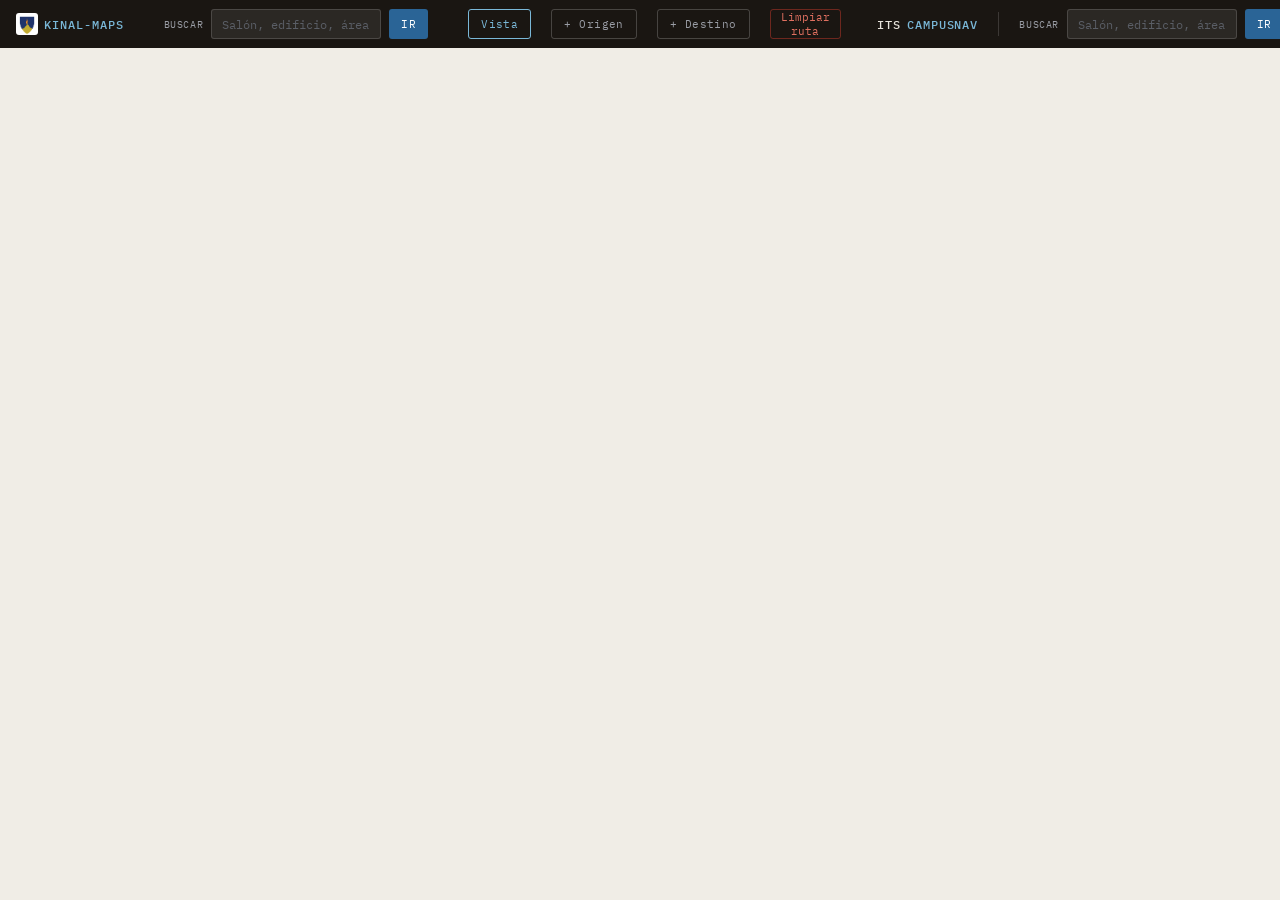
<file: index.html>
<!DOCTYPE html>
<html lang="es">
<head>
  <meta charset="UTF-8">
  <meta name="viewport" content="width=device-width, initial-scale=1.0">
  <title>Kinal-Maps</title>
  <link rel="stylesheet" href="css/styles.css">
</head>
<body>

  <div id="topbar">
    <div class="logo"><img src="img/logoKinal.png" alt="logoKinal"><span>kinal-Maps</span></div>
    <div class="sep"></div>
    <div id="search-wrap">
      
      <label>Buscar</label>
      <input id="search-input" type="text" placeholder="Salón, edificio, área...">
      <button id="search-btn">IR</button>
    </div>
    <div class="sep"></div>
    <button class="mode-btn active" id="btn-view">Vista</button>
    <button class="mode-btn" id="btn-origin">+ Origen</button>
    <button class="mode-btn" id="btn-dest">+ Destino</button>
    <div class="topbar-right">
      <button id="clear-btn">Limpiar ruta</button>
    </div>
<meta charset="UTF-8">
<meta name="viewport" content="width=device-width, initial-scale=1.0">
<title>Campus Map — Instituto Técnico Superior</title>
<style>
  @import url('https://fonts.googleapis.com/css2?family=IBM+Plex+Mono:wght@300;400;500&family=IBM+Plex+Sans:wght@300;400;500;600&display=swap');

  *, *::before, *::after { box-sizing: border-box; margin: 0; padding: 0; }

  :root {
    --bg: #f0ede6;
    --paper: #f7f4ef;
    --grid-line: rgba(100,90,70,0.12);
    --ink: #1a1612;
    --ink-muted: #5a5045;
    --ink-faint: #9a9080;
    --accent: #2a6496;
    --accent-light: #d0e8f5;
    --route: #c0392b;
    --route-glow: rgba(192,57,43,0.3);
    --border: rgba(100,90,70,0.3);
    --panel: rgba(247,244,239,0.97);
    --mono: 'IBM Plex Mono', monospace;
    --sans: 'IBM Plex Sans', sans-serif;
  }

  body {
    font-family: var(--sans);
    background: var(--bg);
    color: var(--ink);
    height: 100vh;
    overflow: hidden;
    display: flex;
    flex-direction: column;
    user-select: none;
  }

  /* ── TOP BAR ── */
  #topbar {
    height: 48px;
    background: var(--ink);
    color: #e8e4dc;
    display: flex;
    align-items: center;
    padding: 0 16px;
    gap: 20px;
    flex-shrink: 0;
    z-index: 100;
  }
  #topbar .logo {
    font-family: var(--mono);
    font-size: 12px;
    font-weight: 500;
    letter-spacing: 0.08em;
    text-transform: uppercase;
    color: #e8e4dc;
    white-space: nowrap;
  }
  #topbar .logo span { color: #7ab8d8; }
  #topbar .sep { width: 1px; height: 24px; background: rgba(255,255,255,0.15); }
  #search-wrap {
    display: flex;
    align-items: center;
    gap: 8px;
    flex: 1;
    max-width: 360px;
  }
  #search-wrap label {
    font-family: var(--mono);
    font-size: 10px;
    color: #9a9da5;
    letter-spacing: 0.06em;
    text-transform: uppercase;
    white-space: nowrap;
  }
  #search-input {
    flex: 1;
    height: 30px;
    background: rgba(255,255,255,0.08);
    border: 1px solid rgba(255,255,255,0.15);
    border-radius: 3px;
    color: #e8e4dc;
    font-family: var(--mono);
    font-size: 12px;
    padding: 0 10px;
    outline: none;
  }
  #search-input:focus { border-color: #7ab8d8; background: rgba(255,255,255,0.12); }
  #search-input::placeholder { color: #5a5e66; }
  #search-btn {
    height: 30px;
    padding: 0 12px;
    background: #2a6496;
    border: none;
    border-radius: 3px;
    color: #fff;
    font-family: var(--mono);
    font-size: 11px;
    cursor: pointer;
    white-space: nowrap;
    letter-spacing: 0.04em;
  }
  #search-btn:hover { background: #3278b0; }
  .mode-btn {
    height: 30px;
    padding: 0 12px;
    background: transparent;
    border: 1px solid rgba(255,255,255,0.2);
    border-radius: 3px;
    color: #9a9da5;
    font-family: var(--mono);
    font-size: 11px;
    cursor: pointer;
    letter-spacing: 0.04em;
    white-space: nowrap;
  }
  .mode-btn:hover { color: #e8e4dc; border-color: rgba(255,255,255,0.4); }
  .mode-btn.active { color: #7ab8d8; border-color: #7ab8d8; }
  #clear-btn {
    height: 30px;
    padding: 0 10px;
    background: transparent;
    border: 1px solid rgba(192,57,43,0.5);
    border-radius: 3px;
    color: #e07060;
    font-family: var(--mono);
    font-size: 11px;
    cursor: pointer;
  }
  #clear-btn:hover { background: rgba(192,57,43,0.2); }
  .topbar-right { margin-left: auto; display: flex; align-items: center; gap: 8px; }

  /* ── MAIN LAYOUT ── */
  #main { display: flex; flex: 1; overflow: hidden; }

  /* ── LEFT PANEL ── */
  #sidebar {
    width: 240px;
    flex-shrink: 0;
    background: var(--panel);
    border-right: 1px solid var(--border);
    display: flex;
    flex-direction: column;
    overflow: hidden;
    z-index: 10;
  }
  .panel-section {
    border-bottom: 1px solid var(--border);
    padding: 12px 14px;
  }
  .panel-title {
    font-family: var(--mono);
    font-size: 9px;
    font-weight: 500;
    letter-spacing: 0.1em;
    text-transform: uppercase;
    color: var(--ink-faint);
    margin-bottom: 8px;
  }
  .route-field {
    display: flex;
    align-items: center;
    gap: 8px;
    margin-bottom: 6px;
  }
  .route-dot {
    width: 10px; height: 10px;
    border-radius: 50%;
    flex-shrink: 0;
  }
  .route-dot.origin { background: #27ae60; }
  .route-dot.dest { background: #c0392b; }
  .route-name {
    font-family: var(--mono);
    font-size: 11px;
    color: var(--ink-muted);
    flex: 1;
    overflow: hidden;
    text-overflow: ellipsis;
    white-space: nowrap;
  }
  .route-name.set { color: var(--ink); font-weight: 500; }
  #calc-route-btn {
    width: 100%;
    height: 32px;
    margin-top: 8px;
    background: var(--accent);
    color: #fff;
    border: none;
    border-radius: 3px;
    font-family: var(--mono);
    font-size: 11px;
    letter-spacing: 0.04em;
    cursor: pointer;
  }
  #calc-route-btn:hover { background: #3278b0; }
  #calc-route-btn:disabled { background: #aaa; cursor: default; }
  #route-info {
    font-family: var(--mono);
    font-size: 11px;
    color: var(--ink-muted);
    margin-top: 6px;
    min-height: 16px;
  }

  /* Legend */
  #legend-list { display: flex; flex-direction: column; gap: 5px; }
  .legend-item { display: flex; align-items: center; gap: 8px; }
  .legend-swatch {
    width: 18px; height: 12px;
    border: 1px solid rgba(0,0,0,0.15);
    flex-shrink: 0;
    border-radius: 1px;
  }
  .legend-label { font-family: var(--mono); font-size: 10px; color: var(--ink-muted); }

  /* Coords */
  #coords-display {
    font-family: var(--mono);
    font-size: 11px;
    color: var(--ink-muted);
    line-height: 1.7;
  }
  #coords-display span { color: var(--ink); font-weight: 500; }

  /* Instructions */
  #instructions { font-family: var(--mono); font-size: 10px; color: var(--ink-faint); line-height: 1.8; }

  /* ── MAP CONTAINER ── */
  #map-wrap {
    flex: 1;
    overflow: hidden;
    position: relative;
    background: var(--bg);
    cursor: grab;
  }
  #map-wrap.grabbing { cursor: grabbing; }
  #map-canvas-wrap {
    position: absolute;
    top: 0; left: 0;
    transform-origin: 0 0;
  }
  canvas#map { display: block; }

  /* ── COMPASS ── */
  #compass {
    position: absolute;
    bottom: 80px;
    right: 16px;
    width: 68px;
    height: 68px;
    background: var(--panel);
    border: 1px solid var(--border);
    border-radius: 50%;
    display: flex;
    align-items: center;
    justify-content: center;
    box-shadow: 0 2px 8px rgba(0,0,0,0.1);
  }
  #compass svg { width: 52px; height: 52px; }

  /* ── ZOOM CONTROLS ── */
  #zoom-controls {
    position: absolute;
    bottom: 16px;
    right: 16px;
    display: flex;
    flex-direction: column;
    gap: 2px;
  }
  .zoom-btn {
    width: 32px; height: 32px;
    background: var(--panel);
    border: 1px solid var(--border);
    font-size: 18px;
    line-height: 1;
    cursor: pointer;
    display: flex;
    align-items: center;
    justify-content: center;
    color: var(--ink-muted);
    font-family: var(--mono);
  }
  .zoom-btn:hover { background: #e8e4dc; color: var(--ink); }
  .zoom-btn:first-child { border-radius: 3px 3px 0 0; }
  .zoom-btn:last-child { border-radius: 0 0 3px 3px; }

  /* ── SCALE BAR ── */
  #scale-bar {
    position: absolute;
    bottom: 18px;
    left: 50%;
    transform: translateX(-50%);
    display: flex;
    flex-direction: column;
    align-items: center;
    gap: 2px;
  }
  #scale-line {
    height: 6px;
    border: 1px solid var(--ink-muted);
    border-top: none;
    background: var(--ink);
    min-width: 60px;
  }
  #scale-label { font-family: var(--mono); font-size: 10px; color: var(--ink-muted); }

  /* ── TOOLTIP ── */
  #tooltip {
    position: absolute;
    background: var(--ink);
    color: #e8e4dc;
    font-family: var(--mono);
    font-size: 11px;
    padding: 6px 10px;
    border-radius: 3px;
    pointer-events: none;
    white-space: nowrap;
    z-index: 200;
    display: none;
    line-height: 1.5;
  }

  #status-bar {
    height: 22px;
    background: var(--ink);
    color: #6a6e76;
    font-family: var(--mono);
    font-size: 10px;
    display: flex;
    align-items: center;
    padding: 0 12px;
    gap: 16px;
    flex-shrink: 0;
    z-index: 100;
  }
  #status-bar .sb-item span { color: #9ab8d0; }

  /* ── ENTRY INFO PANEL ── */
  #entry-panel {
    position: absolute;
    top: 12px; left: 12px;
    width: 300px;
    background: rgba(247,244,239,0.98);
    border: 1px solid rgba(100,90,70,0.35);
    border-radius: 4px;
    box-shadow: 0 4px 20px rgba(0,0,0,0.18);
    z-index: 300;
    overflow: hidden;
    display: none;
    flex-direction: column;
    font-family: 'IBM Plex Sans', sans-serif;
  }
  #entry-panel.visible { display: flex; }
  #entry-panel-header {
    background: #1a1612;
    color: #e8e4dc;
    padding: 10px 14px;
    display: flex;
    align-items: center;
    justify-content: space-between;
  }
  #entry-panel-header .ep-title {
    font-family: 'IBM Plex Mono', monospace;
    font-size: 11px;
    font-weight: 500;
    letter-spacing: 0.08em;
    text-transform: uppercase;
  }
  #entry-panel-header .ep-badge {
    font-family: 'IBM Plex Mono', monospace;
    font-size: 9px;
    background: #2a6496;
    color: #fff;
    padding: 2px 7px;
    border-radius: 2px;
    letter-spacing: 0.05em;
  }
  #entry-close {
    background: none;
    border: none;
    color: #9a9da5;
    font-size: 16px;
    cursor: pointer;
    line-height: 1;
    padding: 0 0 0 10px;
  }
  #entry-close:hover { color: #e8e4dc; }
  #entry-img-wrap {
    position: relative;
    width: 100%;
    height: 170px;
    overflow: hidden;
    background: #2a2520;
  }
  #entry-img-wrap img {
    width: 100%;
    height: 100%;
    object-fit: cover;
    display: block;
  }
  #entry-img-wrap .img-overlay {
    position: absolute;
    bottom: 0; left: 0; right: 0;
    height: 50px;
    background: linear-gradient(transparent, rgba(20,16,10,0.7));
    pointer-events: none;
  }
  #entry-img-wrap .img-label {
    position: absolute;
    bottom: 8px; left: 12px;
    font-family: 'IBM Plex Mono', monospace;
    font-size: 10px;
    color: rgba(232,228,220,0.85);
    letter-spacing: 0.06em;
  }
  #entry-info {
    padding: 12px 14px;
    display: flex;
    flex-direction: column;
    gap: 8px;
  }
  .ei-row {
    display: flex;
    gap: 10px;
    align-items: flex-start;
  }
  .ei-key {
    font-family: 'IBM Plex Mono', monospace;
    font-size: 9px;
    letter-spacing: 0.08em;
    text-transform: uppercase;
    color: #9a9080;
    min-width: 80px;
    padding-top: 1px;
  }
  .ei-val {
    font-family: 'IBM Plex Sans', sans-serif;
    font-size: 12px;
    color: #1a1612;
    line-height: 1.5;
    flex: 1;
  }
  .ei-val.highlight { color: #2a6496; font-weight: 500; }
  #entry-divider {
    height: 1px;
    background: rgba(100,90,70,0.18);
    margin: 2px 0;
  }
  #entry-go-btn {
    margin: 0 14px 14px;
    height: 32px;
    background: #2a6496;
    color: #fff;
    border: none;
    border-radius: 3px;
    font-family: 'IBM Plex Mono', monospace;
    font-size: 11px;
    letter-spacing: 0.04em;
    cursor: pointer;
  }
  #entry-go-btn:hover { background: #3278b0; }

  /* ── VER ENTRADA BUTTON on map ── */
  #ver-entrada-btn {
    position: absolute;
    top: 12px;
    right: 12px;
    height: 36px;
    padding: 0 16px;
    background: #1a1612;
    color: #e8e4dc;
    border: 1px solid rgba(255,255,255,0.15);
    border-radius: 3px;
    font-family: 'IBM Plex Mono', monospace;
    font-size: 11px;
    letter-spacing: 0.06em;
    text-transform: uppercase;
    cursor: pointer;
    z-index: 200;
    display: flex;
    align-items: center;
    gap: 8px;
  }
  #ver-entrada-btn:hover { background: #2a2520; border-color: rgba(255,255,255,0.3); }
  #ver-entrada-btn .dot {
    width: 7px; height: 7px;
    border-radius: 50%;
    background: #7ab8d8;
  }

</style>
</head>
<body>

<div id="topbar">
  <div class="logo">ITS <span>CampusNav</span></div>
  <div class="sep"></div>
  <div id="search-wrap">
    <label>Buscar</label>
    <input id="search-input" type="text" placeholder="Salón, edificio, área...">
    <button id="search-btn">IR</button>
  </div>
  <div class="sep"></div>
  <button class="mode-btn active" id="btn-view">Vista</button>
  <button class="mode-btn" id="btn-origin">+ Origen</button>
  <button class="mode-btn" id="btn-dest">+ Destino</button>
  <div class="topbar-right">
    <button id="clear-btn">Limpiar ruta</button>
  </div>
</div>

<div id="main">
  <div id="sidebar">
    <div class="panel-section">
      <div class="panel-title">Ruta A*</div>
      <div class="route-field">
        <div class="route-dot origin"></div>
        <div class="route-name" id="origin-name">Sin seleccionar</div>
      </div>
      <div class="route-field">
        <div class="route-dot dest"></div>
        <div class="route-name" id="dest-name">Sin seleccionar</div>
      </div>
      <button id="calc-route-btn" disabled>Calcular ruta</button>
      <div id="route-info"></div>
    </div>

    <div class="panel-section">
      <div class="panel-title">Leyenda</div>
      <div id="legend-list">
        <div class="legend-item"><div class="legend-swatch" style="background:#c8dce8"></div><div class="legend-label">C-20</div></div>
        <div class="legend-item"><div class="legend-swatch" style="background:#d8e8c8"></div><div class="legend-label">C-21</div></div>
        <div class="legend-item"><div class="legend-swatch" style="background:#e8d8c8"></div><div class="legend-label">C-22</div></div>
        <div class="legend-item"><div class="legend-swatch" style="background:#d8d0e8"></div><div class="legend-label">C-23</div></div>
        <div class="legend-item"><div class="legend-swatch" style="background:#c8e8d8"></div><div class="legend-label">C-24</div></div>
        <div class="legend-item"><div class="legend-swatch" style="background:#e8e8c8"></div><div class="legend-label">C-25</div></div>
        <div class="legend-item"><div class="legend-swatch" style="background:#f0f0f0;border-color:#aaa"></div><div class="legend-label">Camino peatonal</div></div>
        <div class="legend-item"><div class="legend-swatch" style="background:#d0c8b8"></div><div class="legend-label">Calle interna</div></div>
        <div class="legend-item"><div class="legend-swatch" style="background:#ffe0e0;border-color:#e07060"></div><div class="legend-label">Salida emergencia</div></div>
        <div class="legend-item"><div class="legend-swatch" style="background:#fff3d0;border-color:#e0a000"></div><div class="legend-label">Punto de reunión</div></div>
        <div class="legend-item"><div class="legend-swatch" style="background:#c0392b"></div><div class="legend-label">Ruta calculada</div></div>
      </div>
    </div>

    <div class="panel-section">
      <div class="panel-title">Coordenadas</div>
      <div id="coords-display">
        X: <span id="cx">—</span> &nbsp; Y: <span id="cy">—</span><br>
        Zona: <span id="czone">—</span>
      </div>
    </div>

    <div class="panel-section" style="flex:1;overflow-y:auto">
      <div class="panel-title">Instrucciones</div>
      <div id="instructions">
        — Rueda: zoom<br>
        — Arrastrar: desplazar<br>
        — Clic simple: ver coordenadas<br>
        — Modo "Origen/Destino": seleccionar puntos de ruta<br>
        — Buscador: centrar en elemento<br>
        — "Calcular ruta": trazar camino A*
      </div>
    </div>
  </div>

  <div id="map-wrap">

    <button id="ver-entrada-btn"><span class="dot"></span>Ver Entrada</button>

    <div id="map-canvas-wrap">
      <canvas id="map"></canvas>
    </div>
    <div id="compass">
      <svg viewBox="0 0 52 52" xmlns="http://www.w3.org/2000/svg">
        <circle cx="26" cy="26" r="24" fill="none" stroke="#c0b8a8" stroke-width="1"/>
        <polygon points="26,4 29,24 26,22 23,24" fill="#c0392b"/>
        <polygon points="26,48 29,28 26,30 23,28" fill="#5a5045"/>
        <polygon points="4,26 24,23 22,26 24,29" fill="#5a5045"/>
        <polygon points="48,26 28,23 30,26 28,29" fill="#5a5045"/>
        <circle cx="26" cy="26" r="3" fill="#1a1612"/>
        <text x="26" y="2.5" text-anchor="middle" font-size="7" font-family="IBM Plex Mono,monospace" fill="#c0392b" font-weight="600">N</text>
        <text x="26" y="52" text-anchor="middle" font-size="7" font-family="IBM Plex Mono,monospace" fill="#5a5045" dominant-baseline="auto">S</text>
        <text x="1" y="28.5" text-anchor="start" font-size="7" font-family="IBM Plex Mono,monospace" fill="#5a5045">O</text>
        <text x="51" y="28.5" text-anchor="end" font-size="7" font-family="IBM Plex Mono,monospace" fill="#5a5045">E</text>
      </svg>
    </div>
    <div id="zoom-controls">
      <button class="zoom-btn" id="zoom-in">+</button>
      <button class="zoom-btn" id="zoom-out">−</button>
    </div>
    <div id="scale-bar">
      <div id="scale-line"></div>
      <div id="scale-label">50 m</div>
    </div>
    <div id="tooltip"></div>
  </div>
</div>

<div id="status-bar">
  <div class="sb-item">ZOOM: <span id="sb-zoom">100%</span></div>
  <div class="sb-item">GRID: <span>40 × 40</span></div>
  <div class="sb-item">CELDA: <span>24px</span></div>
  <div class="sb-item" id="sb-sel">SELECCIÓN: <span>—</span></div>
  <div class="sb-item" style="margin-left:auto">Instituto Técnico Superior — Plano Campus v1.0</div>
</div>

<script>
const CELL = 24;
const COLS = 60;
const ROWS = 60;
const W = COLS * CELL;
const H = ROWS * CELL;

// ── CAMPUS GRID DEFINITION ──
// 0=open, codes define zones
const T = {
  OPEN:0, PATH:1, ROAD:2,
  ADMIN:10, RECEP:11, ENTRY:12,
  LIB:20, AUD:21, NURSE:22, TEACH:23,
  CAFE:30,
  LAB_CO:40, LAB_EL:41, LAB_ME:42, WORK:43,
  A:50, B:60, C:70,
  SPORT:80, GREEN:81,
  PARK_S:90, PARK_P:91,
  EMERG:100, MEET:101,
  BORDER:200
};

const COLORS = {
  [T.OPEN]:   '#f0ede6',
  [T.PATH]:   '#ebebeb',
  [T.ROAD]:   '#d0c8b8',
  [T.ADMIN]:  '#c8dce8',
  [T.RECEP]:  '#c8dce8',
  [T.ENTRY]:  '#c8dce8',
  [T.LIB]:    '#d8d0e8',
  [T.AUD]:    '#d8d0e8',
  [T.NURSE]:  '#c8dce8',
  [T.TEACH]:  '#c8dce8',
  [T.CAFE]:   '#f0dcc8',
  [T.LAB_CO]: '#e8d8c8',
  [T.LAB_EL]: '#e8d8c8',
  [T.LAB_ME]: '#e8d8c8',
  [T.WORK]:   '#e8d8c8',
  [T.A]:      '#d8e8c8',
  [T.B]:      '#d8e8c8',
  [T.C]:      '#d8e8c8',
  [T.SPORT]:  '#c8e8d8',
  [T.GREEN]:  '#c8e8d8',
  [T.PARK_S]: '#e8e8c8',
  [T.PARK_P]: '#e8e8c8',
  [T.EMERG]:  '#ffe0e0',
  [T.MEET]:   '#fff3d0',
  [T.BORDER]: '#d0c8b8',
};

const STROKE = {
  [T.OPEN]: null, [T.PATH]: '#d0cfc8', [T.ROAD]: '#b8b0a0',
  [T.ADMIN]:'#7a9cb8',[T.RECEP]:'#7a9cb8',[T.ENTRY]:'#7a9cb8',
  [T.LIB]:'#8a80a8',[T.AUD]:'#8a80a8',[T.NURSE]:'#7a9cb8',[T.TEACH]:'#7a9cb8',
  [T.CAFE]:'#b89060',[T.LAB_CO]:'#a88060',[T.LAB_EL]:'#a88060',[T.LAB_ME]:'#a88060',[T.WORK]:'#a88060',
  [T.A]:'#6a9040',[T.B]:'#6a9040',[T.C]:'#6a9040',
  [T.SPORT]:'#40906a',[T.GREEN]:'#40906a',
  [T.PARK_S]:'#909040',[T.PARK_P]:'#909040',
  [T.EMERG]:'#e07060',[T.MEET]:'#e0a000',
  [T.BORDER]:'#a09888',
};

// ── BUILD GRID ──
const grid = Array.from({length:ROWS}, ()=>new Array(COLS).fill(0));

function fill(r1,c1,r2,c2,type){
  for(let r=r1;r<=r2;r++) for(let c=c1;c<=c2;c++) grid[r][c]=type;
}

// Outer border road
fill(0,0,ROWS-1,COLS-1,T.OPEN);

// Roads
// Main east-west road (row 10-11)
fill(10,0,11,COLS-1,T.ROAD);
// Main east-west road (row 32-33)
fill(32,0,33,COLS-1,T.ROAD);
// Main north-south road (col 10-11)
fill(0,10,ROWS-1,11,T.ROAD);
// Main north-south road (col 40-41)
fill(0,40,ROWS-1,41,T.ROAD);
// Secondary road row 22-23
fill(22,0,23,COLS-1,T.ROAD);
// Secondary road col 26-27
fill(0,26,ROWS-1,27,T.ROAD);

// Pedestrian paths
fill(5,12,5,39,T.PATH);
fill(5,12,9,12,T.PATH);
fill(5,39,9,39,T.PATH);
fill(14,12,14,25,T.PATH);
fill(14,28,14,39,T.PATH);
fill(12,15,21,15,T.PATH);
fill(12,35,21,35,T.PATH);
fill(14,15,14,35,T.PATH);
fill(24,12,31,12,T.PATH);
fill(24,39,31,39,T.PATH);
fill(24,15,24,25,T.PATH);
fill(24,28,24,39,T.PATH);
fill(34,12,50,12,T.PATH);
fill(34,39,50,39,T.PATH);
fill(34,15,34,39,T.PATH);
fill(45,15,45,39,T.PATH);
fill(50,15,50,39,T.PATH);

// ── BUILDINGS ──
// Entry area (top center)
fill(2,24,5,29,T.ENTRY);
// Reception
fill(6,22,9,29,T.RECEP);
// Administration
fill(6,30,9,38,T.ADMIN);

// Library
fill(13,13,21,25,T.LIB);
// Cafeteria
fill(13,28,21,38,T.CAFE);

// Auditorium
fill(24,13,31,25,T.AUD);
// Teacher area
fill(24,28,31,38,T.TEACH);

// Nurse
fill(2,13,5,22,T.NURSE);

// Labs block (col 42-55)
fill(6,43,9,55,T.LAB_CO);
fill(13,43,18,55,T.LAB_EL);
fill(19,43,24,55,T.LAB_ME);
fill(25,43,31,55,T.WORK);

// Classroom blocks A, B, C
// Block A: rows 34-44, cols 13-25
const aRooms=[
  {r:35,c:13,r2:37,c2:18,n:'A1'},{r:35,c:19,r2:37,c2:24,n:'A2'},
  {r:38,c:13,r2:40,c2:18,n:'A3'},{r:38,c:19,r2:40,c2:24,n:'A4'},
  {r:41,c:13,r2:43,c2:18,n:'A5'},{r:41,c:19,r2:43,c2:24,n:'A6'},
  {r:44,c:13,r2:46,c2:18,n:'A7'},{r:44,c:19,r2:46,c2:24,n:'A8'},
  {r:47,c:13,r2:49,c2:18,n:'A9'},{r:47,c:19,r2:49,c2:24,n:'A10'},
  {r:35,c:13,r2:37,c2:18,n:'A1'},{r:35,c:19,r2:37,c2:24,n:'A2'},
];
// Simpler: use dedicated A rooms
const classA=[
  [34,13,36,18],[34,19,36,24],
  [37,13,39,18],[37,19,39,24],
  [40,13,42,18],[40,19,42,24],
  [43,13,45,18],[43,19,45,24],
  [46,13,48,18],[46,19,48,24],
  [49,13,51,18],[49,19,51,24],
  [52,13,54,18],[52,19,54,24],
];
classA.forEach(([r1,c1,r2,c2])=>fill(r1,c1,r2,c2,T.A));

// Block B: rows 34-54, cols 28-38
const classB=[
  [34,28,36,33],[34,34,36,39],
  [37,28,39,33],[37,34,39,39],
  [40,28,42,33],[40,34,42,39],
  [43,28,45,33],[43,34,45,39],
  [46,28,48,33],[46,34,48,39],
  [49,28,51,33],[49,34,51,39],
  [52,28,54,33],[52,34,54,39],
];
classB.forEach(([r1,c1,r2,c2])=>fill(r1,c1,r2,c2,T.B));

// Block C: rows 34-54, cols 43-58
const classC=[
  [34,43,36,48],[34,49,36,55],
  [37,43,39,48],[37,49,39,55],
  [40,43,42,48],[40,49,42,55],
  [43,43,45,48],[43,49,45,55],
  [46,43,48,48],[46,49,48,55],
  [49,43,51,48],[49,49,51,55],
  [52,43,54,48],[52,49,54,55],
];
classC.forEach(([r1,c1,r2,c2])=>fill(r1,c1,r2,c2,T.C));

// Sports
fill(2,43,9,55,T.SPORT);
fill(35,2,57,8,T.SPORT);

// Green areas
fill(2,2,8,8,T.GREEN);
fill(34,2,36,8,T.GREEN);
fill(13,2,21,8,T.GREEN);
fill(24,2,30,8,T.GREEN);
fill(55,13,57,55,T.GREEN);

// Parking students (col 2-8, rows 24-30)
fill(24,2,31,8,T.PARK_S);
// Parking staff (col 42-55, rows 35-42)
fill(35,57,57,58,T.PARK_P);

// Emergency exits
fill(0,26,0,27,T.EMERG);
fill(0,14,0,15,T.EMERG);
fill(ROWS-1,26,ROWS-1,27,T.EMERG);
fill(ROWS-1,14,ROWS-1,15,T.EMERG);
fill(14,0,15,0,T.EMERG);
fill(35,0,36,0,T.EMERG);

// Meeting points
fill(7,2,8,4,T.MEET);
fill(7,7,8,8,T.MEET);
fill(56,2,57,4,T.MEET);
fill(56,14,57,16,T.MEET);

// ── LABELS ──
const labels = [];
function lbl(r,c,text,size,bold){
  labels.push({r,c,text,size:size||10,bold:bold||false});
}

// Main structures
lbl(3.5,26,'ENTRADA',9,true);
lbl(3.5,26.5,'PRINCIPAL',8);
lbl(7.5,25,'RECEPCIÓN',10,true);
lbl(7.5,34,'ADMINISTRACIÓN',10,true);
lbl(17,19,'BIBLIOTECA',11,true);
lbl(17,33,'CAFETERÍA',11,true);
lbl(27.5,19,'AUDITORIO',11,true);
lbl(27.5,33,'ÁREA DE',10,true);
lbl(28.5,33,'PROFESORES',10);
lbl(3.5,17,'ENFERMERÍA',9,true);
lbl(7.5,49,'LAB. COMPUTACIÓN',10,true);
lbl(15.5,49,'LAB. ELECTRÓNICA',10,true);
lbl(21.5,49,'LAB. MECÁNICA',10,true);
lbl(28,49,'TALLERES',10,true);
lbl(28.5,49,'TÉCNICOS',10);

// Sports
lbl(5.5,49,'CANCHAS',10,true);
lbl(6,49,'DEPORTIVAS',10);
lbl(46,5,'CANCHAS',9,true);

// Parking
lbl(27.5,5,'PARQUEO',9,true);
lbl(28,5,'ESTUDIANTES',9);
lbl(43,57.5,'PARQUEO',8,true);
lbl(44,57.5,'PERSONAL',8);

// Green
lbl(5,5,'ÁREA',8,true);
lbl(5.5,5,'VERDE',8);

// Class rooms A
classA.forEach(([r1,c1,r2,c2],i)=>{
  const n=i+1;
  lbl((r1+r2)/2,(c1+c2)/2,'A'+n,9,true);
});
// Class rooms B
classB.forEach(([r1,c1,r2,c2],i)=>{
  lbl((r1+r2)/2,(c1+c2)/2,'B'+(i+1),9,true);
});
// Class rooms C
classC.forEach(([r1,c1,r2,c2],i)=>{
  lbl((r1+r2)/2,(c1+c2)/2,'C'+(i+1),9,true);
});

// Road labels
lbl(10.5,30,'AVENIDA PRINCIPAL',9);
lbl(32.5,30,'AV. SECUNDARIA',9);
lbl(5,20,'CALLE NORTE',8);
lbl(5,13,'C. OESTE',8);

// Emergencies
lbl(0.5,26.5,'SALIDA\nEMERG.',8);
lbl(58,26.5,'SALIDA\nEMERG.',8);

// Meeting points
lbl(7.5,3,'M-1',8);
lbl(7.5,7.5,'M-2',8);
lbl(56.5,3,'M-3',8);
lbl(56.5,15,'M-4',8);

// ── SEARCHABLE ITEMS ──
const searchItems = [
  {name:'Entrada Principal',r:3,c:26},
  {name:'Recepción',r:7,c:25},
  {name:'Administración',r:7,c:34},
  {name:'Biblioteca',r:17,c:19},
  {name:'Cafetería',r:17,c:33},
  {name:'Auditorio',r:27,c:19},
  {name:'Área de Profesores',r:27,c:33},
  {name:'Enfermería',r:3,c:17},
  {name:'Lab. Computación',r:7,c:49},
  {name:'Lab. Electrónica',r:15,c:49},
  {name:'Lab. Mecánica',r:21,c:49},
  {name:'Talleres Técnicos',r:28,c:49},
  {name:'Parqueo Estudiantes',r:27,c:5},
  {name:'Parqueo Personal',r:43,c:57},
  {name:'Canchas Deportivas',r:5,c:49},
  {name:'Área Verde',r:5,c:5},
  ...classA.map(([r1,,r2,c2],i)=>({name:`Salón A${i+1}`,r:(r1+r2)/2,c:c2})),
  ...classB.map(([r1,,r2,c2],i)=>({name:`Salón B${i+1}`,r:(r1+r2)/2,c:c2})),
  ...classC.map(([r1,,r2,c2],i)=>({name:`Salón C${i+1}`,r:(r1+r2)/2,c:c2})),
];

// ── CANVAS SETUP ──
const canvas = document.getElementById('map');
canvas.width = W;
canvas.height = H;
const ctx = canvas.getContext('2d');

// ── TRANSFORM STATE ──
let scale = 1.2;
let tx = 0, ty = 0;
const wrap = document.getElementById('map-canvas-wrap');
const mapWrap = document.getElementById('map-wrap');

function applyTransform(){
  wrap.style.transform = `translate(${tx}px,${ty}px) scale(${scale})`;
  document.getElementById('sb-zoom').textContent = Math.round(scale*100)+'%';
  updateScaleBar();
}

function updateScaleBar(){
  const mPerCell = 5;
  const pxFor50m = (50/mPerCell)*CELL*scale;
  const bar = document.getElementById('scale-line');
  bar.style.width = Math.min(120,Math.max(40,pxFor50m))+'px';
}

// Center map initially
function centerMap(){
  const mw = mapWrap.clientWidth, mh = mapWrap.clientHeight;
  tx = (mw - W*scale)/2;
  ty = (mh - H*scale)/2;
  applyTransform();
}

// ── RENDER ──
function render(){
  ctx.clearRect(0,0,W,H);

  // Draw background
  ctx.fillStyle = '#f0ede6';
  ctx.fillRect(0,0,W,H);

  // Draw grid background lines
  ctx.strokeStyle = 'rgba(100,90,70,0.07)';
  ctx.lineWidth = 0.5;
  for(let r=0;r<=ROWS;r++){
    ctx.beginPath();ctx.moveTo(0,r*CELL);ctx.lineTo(W,r*CELL);ctx.stroke();
  }
  for(let c=0;c<=COLS;c++){
    ctx.beginPath();ctx.moveTo(c*CELL,0);ctx.lineTo(c*CELL,H);ctx.stroke();
  }

  // Draw cells — group by type for fewer strokes
  // Pass 1: fills
  for(let r=0;r<ROWS;r++){
    for(let c=0;c<COLS;c++){
      const t = grid[r][c];
      if(t===T.OPEN) continue;
      const col = COLORS[t];
      if(!col) continue;
      ctx.fillStyle = col;
      ctx.fillRect(c*CELL, r*CELL, CELL, CELL);
    }
  }

  // Pass 2: building borders (detect edge cells)
  for(let r=0;r<ROWS;r++){
    for(let c=0;c<COLS;c++){
      const t = grid[r][c];
      if(t===T.OPEN||t===T.PATH||t===T.ROAD) continue;
      const sc = STROKE[t];
      if(!sc) continue;
      // Draw border only on edges of building block
      const top    = r===0 || grid[r-1][c]!==t;
      const bottom = r===ROWS-1 || grid[r+1][c]!==t;
      const left   = c===0 || grid[r][c-1]!==t;
      const right  = c===COLS-1 || grid[r][c+1]!==t;
      ctx.strokeStyle = sc;
      ctx.lineWidth = 1.2;
      if(top||bottom||left||right){
        ctx.beginPath();
        if(top){ctx.moveTo(c*CELL,r*CELL);ctx.lineTo((c+1)*CELL,r*CELL);}
        if(bottom){ctx.moveTo(c*CELL,(r+1)*CELL);ctx.lineTo((c+1)*CELL,(r+1)*CELL);}
        if(left){ctx.moveTo(c*CELL,r*CELL);ctx.lineTo(c*CELL,(r+1)*CELL);}
        if(right){ctx.moveTo((c+1)*CELL,r*CELL);ctx.lineTo((c+1)*CELL,(r+1)*CELL);}
        ctx.stroke();
      }
    }
  }

  // ── DRAW PARKING LINES ──
  ctx.strokeStyle = 'rgba(100,90,0,0.2)';
  ctx.lineWidth = 0.5;
  ctx.setLineDash([0]);
  // Students parking cols 2-8 rows 24-31
  for(let c=2;c<=8;c++){
    for(let r=24;r<=31;r++){
      if(grid[r][c]===T.PARK_S){
        ctx.beginPath();
        ctx.moveTo(c*CELL+CELL*0.5, r*CELL+2);
        ctx.lineTo(c*CELL+CELL*0.5, (r+1)*CELL-2);
        ctx.stroke();
      }
    }
  }

  // ── DRAW SPORT LINES ──
  ctx.strokeStyle = 'rgba(0,120,60,0.35)';
  ctx.lineWidth = 1;
  // Court lines on rows 2-9, cols 43-55
  const sc1 = 43*CELL, sc2 = 55*CELL, sr1 = 2*CELL, sr2 = 9*CELL;
  const smid = (sc1+sc2)/2;
  ctx.strokeRect(sc1+6, sr1+6, sc2-sc1-12, sr2-sr1-12);
  ctx.beginPath();ctx.moveTo(smid,sr1+6);ctx.lineTo(smid,sr2-6);ctx.stroke();
  ctx.beginPath();ctx.arc(smid,(sr1+sr2)/2,CELL*1.5,0,Math.PI*2);ctx.stroke();

  // ── DRAW ROUTE ──
  if(routePath.length>1){
    ctx.save();
    ctx.strokeStyle = '#c0392b';
    ctx.lineWidth = 3;
    ctx.lineCap = 'round';
    ctx.lineJoin = 'round';
    ctx.shadowColor = 'rgba(192,57,43,0.4)';
    ctx.shadowBlur = 6;
    ctx.beginPath();
    const startX = routePath[0][1] * CELL + CELL / 2;
    const startY = routePath[0][0] * CELL + CELL / 2;

    ctx.moveTo(startX, startY);

    for(let i = 1; i < routePath.length - 1; i++){
      const [r1,c1] = routePath[i];
      const [r2,c2] = routePath[i + 1];

      const x1 = c1 * CELL + CELL / 2;
      const y1 = r1 * CELL + CELL / 2;

      const x2 = c2 * CELL + CELL / 2;
      const y2 = r2 * CELL + CELL / 2;

      const mx = (x1 + x2) / 2;
      const my = (y1 + y2) / 2;

      ctx.quadraticCurveTo(x1, y1, mx, my);
    }
    const last = routePath[routePath.length - 1];

    ctx.lineTo(
      last[1] * CELL + CELL / 2,
      last[0] * CELL + CELL / 2
    );

    ctx.stroke();

    ctx.restore();

    // Start/end markers
    const [r0,c0]=routePath[0], [rn,cn]=routePath[routePath.length-1];
    ctx.fillStyle='#27ae60';
    ctx.beginPath();ctx.arc(c0*CELL+CELL/2,r0*CELL+CELL/2,7,0,Math.PI*2);ctx.fill();
    ctx.fillStyle='#c0392b';
    ctx.beginPath();ctx.arc(cn*CELL+CELL/2,rn*CELL+CELL/2,7,0,Math.PI*2);ctx.fill();
  }

  // ── DRAW ORIGIN/DEST MARKERS ──
  if(originCell && !routePath.length){
    const [ro,co]=originCell;
    ctx.fillStyle='rgba(39,174,96,0.8)';
    ctx.beginPath();ctx.arc(co*CELL+CELL/2,ro*CELL+CELL/2,8,0,Math.PI*2);ctx.fill();
    ctx.strokeStyle='#1a7a3a';ctx.lineWidth=2;ctx.stroke();
  }
  if(destCell && !routePath.length){
    const [rd,cd]=destCell;
    ctx.fillStyle='rgba(192,57,43,0.8)';
    ctx.beginPath();ctx.arc(cd*CELL+CELL/2,rd*CELL+CELL/2,8,0,Math.PI*2);ctx.fill();
    ctx.strokeStyle='#8b1a1a';ctx.lineWidth=2;ctx.stroke();
  }

  // ── DRAW LABELS ──
  labels.forEach(lb=>{
    const x = lb.c*CELL;
    const y = lb.r*CELL;
    const lines = lb.text.split('\n');
    ctx.textAlign='center';
    ctx.textBaseline='middle';
    ctx.font = `${lb.bold?'500':'400'} ${lb.size}px "IBM Plex Sans"`;
    ctx.fillStyle = 'rgba(20,16,10,0.75)';
    lines.forEach((line,i)=>{
      ctx.fillText(line, x, y + (i-(lines.length-1)/2)*lb.size*1.2);
    });
  });

  // ── COORDINATE GUIDES ──
  ctx.font = '400 8px "IBM Plex Mono"';
  ctx.fillStyle = 'rgba(100,90,70,0.35)';
  ctx.textAlign = 'center';
  for(let c=0;c<COLS;c+=5){
    ctx.fillText(c, c*CELL+CELL*2.5, 4);
  }
  ctx.textAlign = 'right';
  for(let r=0;r<ROWS;r+=5){
    ctx.fillText(r, 10, r*CELL+CELL*2.5);
  }

  // Highlight search result
  if(highlighted){
    const [hr,hc]=highlighted;
    ctx.strokeStyle = '#2a6496';
    ctx.lineWidth = 2.5;
    ctx.setLineDash([4,3]);
    ctx.strokeRect(hc*CELL-2, hr*CELL-2, CELL*4, CELL*4);
    ctx.setLineDash([]);
  }
}

// ── A* PATHFINDING ──
let originCell=null, destCell=null, routePath=[], highlighted=null;

function heuristic(r1,c1,r2,c2){
  return Math.abs(r1-r2)+Math.abs(c1-c2);
}

function isWalkable(r,c){
  if(r<0||r>=ROWS||c<0||c>=COLS) return false;
  const t=grid[r][c];
  return t===T.OPEN||t===T.PATH||t===T.ROAD||t===T.EMERG||t===T.MEET||
         t===T.A||t===T.B||t===T.C||t===T.ADMIN||t===T.RECEP||t===T.ENTRY||
         t===T.LIB||t===T.AUD||t===T.NURSE||t===T.TEACH||t===T.CAFE||
         t===T.LAB_CO||t===T.LAB_EL||t===T.LAB_ME||t===T.WORK||
         t===T.SPORT||t===T.GREEN||t===T.PARK_S||t===T.PARK_P;
}

function astar(sr,sc,er,ec){
  const open = new Map();
  const closed = new Set();
  const key = (r,c)=>r*COLS+c;
  const gScore = new Map();
  const fScore = new Map();
  const cameFrom = new Map();

  gScore.set(key(sr,sc),0);
  fScore.set(key(sr,sc),heuristic(sr,sc,er,ec));
  open.set(key(sr,sc),[sr,sc]);

  const dirs = [[0,1],[0,-1],[1,0],[-1,0],[1,1],[1,-1],[-1,1],[-1,-1]];

  let steps=0;
  while(open.size>0 && steps++<20000){
    let best=Infinity, bestKey=null;
    open.forEach((v,k)=>{
      const f=fScore.get(k)||Infinity;
      if(f<best){best=f;bestKey=k;}
    });
    if(bestKey===null) break;
    const [cr,cc]=open.get(bestKey);
    if(cr===er&&cc===ec){
      // Reconstruct
      const path=[[cr,cc]];
      let cur=bestKey;
      while(cameFrom.has(cur)){
        cur=cameFrom.get(cur);
        const rr=Math.floor(cur/COLS), rc=cur%COLS;
        path.unshift([rr,rc]);
      }
      return path;
    }
    open.delete(bestKey);
    closed.add(bestKey);

    dirs.forEach(([dr,dc])=>{
      const nr=cr+dr, nc=cc+dc;
      if(!isWalkable(nr,nc)) return;
      const nk=key(nr,nc);
      if(closed.has(nk)) return;
      const moveCost = (dr!==0&&dc!==0)?1.414:1;
      // penalize buildings slightly to prefer paths/roads
      const t=grid[nr][nc];
      const terrain = (t===T.PATH)?0.8:(t===T.ROAD)?0.7:(t===T.OPEN)?1.2:1.5;
      const tentG=(gScore.get(key(cr,cc))||0)+moveCost*terrain;
      if(!open.has(nk)) open.set(nk,[nr,nc]);
      else if(tentG>=(gScore.get(nk)||Infinity)) return;
      cameFrom.set(nk,key(cr,cc));
      gScore.set(nk,tentG);
      fScore.set(nk,tentG+heuristic(nr,nc,er,ec));
    });
  }
  return null;
}

// ── INTERACTION ──
let mode = 'view'; // view | origin | dest
let isDragging=false, dragStart={x:0,y:0}, dragTx=0, dragTy=0;

document.getElementById('btn-view').onclick=()=>setMode('view');
document.getElementById('btn-origin').onclick=()=>setMode('origin');
document.getElementById('btn-dest').onclick=()=>setMode('dest');

function setMode(m){
  mode=m;
  ['view','origin','dest'].forEach(id=>{
    document.getElementById('btn-'+id).classList.toggle('active',id===m);
  });
  mapWrap.style.cursor = m==='view'?'grab':'crosshair';
}

// Pan
mapWrap.addEventListener('mousedown',e=>{
  if(mode!=='view') return;
  isDragging=true;
  dragStart={x:e.clientX,y:e.clientY};
  dragTx=tx; dragTy=ty;
  mapWrap.classList.add('grabbing');
});
window.addEventListener('mousemove',e=>{
  if(!isDragging) return;
  tx=dragTx+(e.clientX-dragStart.x);
  ty=dragTy+(e.clientY-dragStart.y);
  applyTransform();
});
window.addEventListener('mouseup',()=>{
  isDragging=false;
  mapWrap.classList.remove('grabbing');
});

// Zoom
mapWrap.addEventListener('wheel',e=>{
  e.preventDefault();
  const rect=mapWrap.getBoundingClientRect();
  const mx=e.clientX-rect.left, my=e.clientY-rect.top;
  const factor=e.deltaY<0?1.12:0.89;
  const ns=Math.min(4,Math.max(0.3,scale*factor));
  tx=mx-(mx-tx)*(ns/scale);
  ty=my-(my-ty)*(ns/scale);
  scale=ns;
  applyTransform();
},{passive:false});

document.getElementById('zoom-in').onclick=()=>{
  const ns=Math.min(4,scale*1.2);
  const cx=mapWrap.clientWidth/2,cy=mapWrap.clientHeight/2;
  tx=cx-(cx-tx)*(ns/scale);
  ty=cy-(cy-ty)*(ns/scale);
  scale=ns;applyTransform();
};
document.getElementById('zoom-out').onclick=()=>{
  const ns=Math.max(0.3,scale/1.2);
  const cx=mapWrap.clientWidth/2,cy=mapWrap.clientHeight/2;
  tx=cx-(cx-tx)*(ns/scale);
  ty=cy-(cy-ty)*(ns/scale);
  scale=ns;applyTransform();
};

// Click on map
mapWrap.addEventListener('click',e=>{
  if(isDragging) return;
  const rect=mapWrap.getBoundingClientRect();
  const mx=(e.clientX-rect.left-tx)/scale;
  const my=(e.clientY-rect.top-ty)/scale;
  const gc=Math.floor(mx/CELL), gr=Math.floor(my/CELL);
  if(gc<0||gc>=COLS||gr<0||gr>=ROWS) return;

  document.getElementById('cx').textContent=gc;
  document.getElementById('cy').textContent=gr;
  const t=grid[gr][gc];
  const zoneName=getZoneName(t);
  document.getElementById('czone').textContent=zoneName;
  document.getElementById('sb-sel').innerHTML='SELECCIÓN: <span>'+zoneName+' ('+gc+','+gr+')</span>';

  if(mode==='origin'){
    originCell=[gr,gc];
    document.getElementById('origin-name').textContent=zoneName+' ('+gc+','+gr+')';
    document.getElementById('origin-name').classList.add('set');
    setMode('view');
    routePath=[];
  } else if(mode==='dest'){
    destCell=[gr,gc];
    document.getElementById('dest-name').textContent=zoneName+' ('+gc+','+gr+')';
    document.getElementById('dest-name').classList.add('set');
    setMode('view');
    routePath=[];
  }

  updateCalcBtn();
  render();
});

// Tooltip on hover
mapWrap.addEventListener('mousemove',e=>{
  if(isDragging) return;
  const rect=mapWrap.getBoundingClientRect();
  const mx=(e.clientX-rect.left-tx)/scale;
  const my=(e.clientY-rect.top-ty)/scale;
  const gc=Math.floor(mx/CELL), gr=Math.floor(my/CELL);
  const tip=document.getElementById('tooltip');
  if(gc<0||gc>=COLS||gr<0||gr>=ROWS){tip.style.display='none';return;}
  const t=grid[gr][gc];
  const zn=getZoneName(t);
  if(zn){
    tip.innerHTML=`<strong>${zn}</strong><br>Col: ${gc} &nbsp; Fila: ${gr}`;
    tip.style.display='block';
    tip.style.left=(e.clientX-rect.left+14)+'px';
    tip.style.top=(e.clientY-rect.top-10)+'px';
  } else {
    tip.style.display='none';
  }
});
mapWrap.addEventListener('mouseleave',()=>{
  document.getElementById('tooltip').style.display='none';
});

function getZoneName(t){
  const names={
    [T.ADMIN]:'Administración',[T.RECEP]:'Recepción',[T.ENTRY]:'Entrada Principal',
    [T.LIB]:'Biblioteca',[T.AUD]:'Auditorio',[T.NURSE]:'Enfermería',[T.TEACH]:'Área Profesores',
    [T.CAFE]:'Cafetería',[T.LAB_CO]:'Lab. Computación',[T.LAB_EL]:'Lab. Electrónica',
    [T.LAB_ME]:'Lab. Mecánica',[T.WORK]:'Talleres Técnicos',
    [T.A]:'Bloque A',[T.B]:'Bloque B',[T.C]:'Bloque C',
    [T.SPORT]:'Canchas Deportivas',[T.GREEN]:'Área Verde',
    [T.PARK_S]:'Parqueo Estudiantes',[T.PARK_P]:'Parqueo Personal',
    [T.PATH]:'Camino Peatonal',[T.ROAD]:'Calle Interna',
    [T.EMERG]:'Salida Emergencia',[T.MEET]:'Punto de Reunión',
  };
  return names[t]||'';
}

function updateCalcBtn(){
  document.getElementById('calc-route-btn').disabled = !(originCell&&destCell);
}

document.getElementById('calc-route-btn').onclick=()=>{
  if(!originCell||!destCell) return;
  const path=astar(originCell[0],originCell[1],destCell[0],destCell[1]);
  if(path){
    routePath=path;
    const dist=Math.round(path.length*5);
    document.getElementById('route-info').textContent=`Ruta: ~${dist} m · ${path.length} pasos`;
  } else {
    routePath=[];
    document.getElementById('route-info').textContent='Sin ruta disponible.';
  }
  render();
};

document.getElementById('clear-btn').onclick=()=>{
  originCell=null; destCell=null; routePath=[];
  document.getElementById('origin-name').textContent='Sin seleccionar';
  document.getElementById('origin-name').classList.remove('set');
  document.getElementById('dest-name').textContent='Sin seleccionar';
  document.getElementById('dest-name').classList.remove('set');
  document.getElementById('route-info').textContent='';
  highlighted=null;
  updateCalcBtn();
  render();
};

// Search
document.getElementById('search-btn').onclick=doSearch;
document.getElementById('search-input').addEventListener('keydown',e=>{
  if(e.key==='Enter') doSearch();
});
function doSearch(){
  const q=document.getElementById('search-input').value.trim().toLowerCase();
  if(!q) return;
  const found=searchItems.find(s=>s.name.toLowerCase().includes(q));
  if(!found){
    document.getElementById('route-info').textContent='No encontrado: '+q;
    return;
  }
  highlighted=[found.r,found.c];
  // Pan to item
  const cx=mapWrap.clientWidth/2, cy=mapWrap.clientHeight/2;
  tx=cx-found.c*CELL*scale;
  ty=cy-found.r*CELL*scale;
  applyTransform();
  render();
  document.getElementById('route-info').textContent='Mostrando: '+found.name;
}


// ── ENTRY PANEL LOGIC ──
document.getElementById('ver-entrada-btn').addEventListener('click',()=>{
  const panel = document.getElementById('entry-panel');
  panel.classList.toggle('visible');
});
document.getElementById('entry-close').addEventListener('click',()=>{
  document.getElementById('entry-panel').classList.remove('visible');
});
document.getElementById('entry-go-btn').addEventListener('click',()=>{
  // Navigate map to entry zone
  highlighted=[3,26];
  const cx=mapWrap.clientWidth/2, cy=mapWrap.clientHeight/2;
  const targetScale=2.2;
  const ns=targetScale;
  tx=cx-26*CELL*ns;
  ty=cy-3*CELL*ns;
  scale=ns;
  applyTransform();
  render();
  document.getElementById('entry-panel').classList.remove('visible');
  document.getElementById('route-info').textContent='Mostrando: Entrada Principal';
});

// ── INIT ──
window.addEventListener('load',()=>{
  centerMap();
  render();
});
window.addEventListener('resize',()=>{
  centerMap();
});
</script>

<!-- ENTRY PANEL -->
<div id="entry-panel">
  <div id="entry-panel-header">
    <div style="display:flex;align-items:center;gap:8px;">
      <div class="ep-title">Entrada Principal</div>
      <div class="ep-badge">ZONA 01</div>
    </div>
    <button id="entry-close" title="Cerrar">&#x2715;</button>
  </div>
  <div id="entry-img-wrap">
    <img src="[data-uri]" alt="Fotografía Entrada Principal del campus">
    <div class="img-overlay"></div>
    <div class="img-label">Fachada Norte — Acceso Principal</div>
  </div>
  <div id="entry-info">
    <div class="ei-row">
      <div class="ei-key">Edificio</div>
      <div class="ei-val highlight">Entrada Principal — ITS Campus</div>
    </div>
    <div class="ei-row">
      <div class="ei-key">Tipo</div>
      <div class="ei-val">Acceso controlado — Portón vehicular y peatonal</div>
    </div>
    <div id="entry-divider"></div>
    <div class="ei-row">
      <div class="ei-key">Horario</div>
      <div class="ei-val">Lun – Vie: 06:00 – 20:00 h<br>Sáb: 07:00 – 13:00 h</div>
    </div>
    <div class="ei-row">
      <div class="ei-key">Accesos</div>
      <div class="ei-val">Peatonal (izq.) · Vehicular (der.) · Bicicletas</div>
    </div>
    <div class="ei-row">
      <div class="ei-key">Controles</div>
      <div class="ei-val">Caseta de guardia · Torniquetes · CCTV 24 h</div>
    </div>
    <div class="ei-row">
      <div class="ei-key">Coordenadas</div>
      <div class="ei-val" style="font-family:'IBM Plex Mono',monospace;font-size:11px;">Col 26 · Fila 03 (grid campus)</div>
    </div>
    <div class="ei-row">
      <div class="ei-key">Referencia</div>
      <div class="ei-val">Frente a Av. Principal — 50 m al norte de Recepción</div>
    </div>
    <div id="entry-divider"></div>
    <div class="ei-row">
      <div class="ei-key">Nota</div>
      <div class="ei-val" style="color:#8a6020;">Presentar carné institucional. Visitantes reportarse en Recepción.</div>
    </div>
  </div>
  <button id="entry-go-btn">Navegar a Entrada Principal ›</button>
</div>

</body>
</html>
</file>
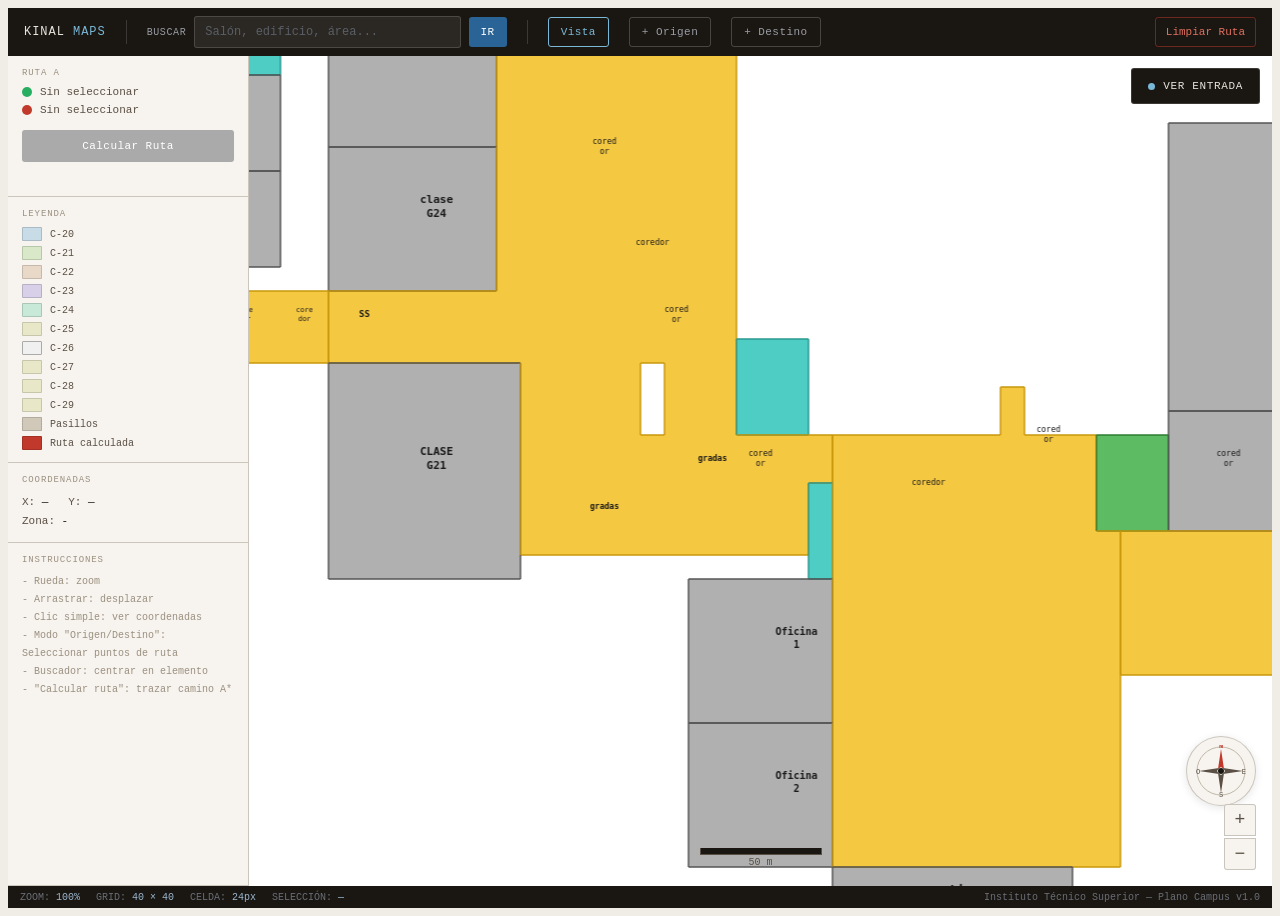
<file: basicosLevel2.html>
<!DOCTYPE html>
<html lang="en">
<head>
    <meta charset="UTF-8">
    <meta name="viewport" content="width=device-width, initial-scale=1.0">
    <title>Mapa de Diversificado Segundo Nivel</title>
    <link rel="stylesheet" href="css/basicosLevel2.css">
</head>
<body>
    <header id="header">
        <div class="logo">Kinal <span>Maps</span></div>
        <div class="separador"></div>
        <div id="search-wrap">
            <label>Buscar</label>
            <input id="search-peticion" type="text" placeholder="Salón, edificio, área...">
            <button id="search-btn">IR</button>
        </div>
        <div class="separador"></div>
        <button class="mode-btn active" id="btn-view">Vista</button>
        <button class="mode-btn" id="btn-origin">+ Origen</button>
        <button class="mode-btn" id="btn-dest">+ Destino</button>
        <div class="topbar-right">
            <button id="clear-btn">Limpiar Ruta</button>
        </div>
    </header>

    <main id="main">
        <div id="sidebar">
            <section class="panel-section">
                <div class="panel-title">Ruta A</div>
                <div class="route-field">
                    <div class="route-dot origin"></div>
                    <div class="route-name" id="origin-name">Sin seleccionar</div>
                </div>
                <div class="route-field">
                    <div class="route-dot dest"></div>
                    <div class="route-name" id="dest-name">Sin seleccionar</div>
                </div>
                <button id="calc-route-btn" disabled>Calcular Ruta</button>
                <div id="route-info"></div>
            </section>

            <section class="panel-section">
                <div class="panel-title">Leyenda</div>
                <div id="legend-list">
                    <div class="legend-item"><div class="legend-swatch" style="background:#c8dce8"></div><div class="legend-label">C-20</div></div>
                    <div class="legend-item"><div class="legend-swatch" style="background:#d8e8c8"></div><div class="legend-label">C-21</div></div>
                    <div class="legend-item"><div class="legend-swatch" style="background:#e8d8c8"></div><div class="legend-label">C-22</div></div>
                    <div class="legend-item"><div class="legend-swatch" style="background:#d8d0e8"></div><div class="legend-label">C-23</div></div>
                    <div class="legend-item"><div class="legend-swatch" style="background:#c8e8d8"></div><div class="legend-label">C-24</div></div>
                    <div class="legend-item"><div class="legend-swatch" style="background:#e8e8c8"></div><div class="legend-label">C-25</div></div>
                    <div class="legend-item"><div class="legend-swatch" style="background:#f0f0f0;border-color:#aaa"></div><div class="legend-label">C-26</div></div>
                    <div class="legend-item"><div class="legend-swatch" style="background:#e8e8c8"></div><div class="legend-label">C-27</div></div>
                    <div class="legend-item"><div class="legend-swatch" style="background:#e8e8c8"></div><div class="legend-label">C-28</div></div>
                    <div class="legend-item"><div class="legend-swatch" style="background:#e8e8c8"></div><div class="legend-label">C-29</div></div>

                    <div class="legend-item"><div class="legend-swatch" style="background:#d0c8b8"></div><div class="legend-label">Pasillos</div></div>
                    <div class="legend-item"><div class="legend-swatch" style="background:#c0392b"></div><div class="legend-label">Ruta calculada</div></div>
                </div>
            </section>

            <section class="panel-section">
                <div class="panel-title">Coordenadas</div>
                <div id="coords-display">
                    X: <span id="cx">—</span> &nbsp; Y: <span id="cy">—</span><br>
                    Zona: <span id="czone">-</span>
                </div>
            </section>

            <section class="panel-section" style="flex:1;overflow-y:auto">
                <div class="panel-title">Instrucciones</div>
                <div id="instructions">
                    - Rueda: zoom<br>
                    - Arrastrar: desplazar<br>
                    - Clic simple: ver coordenadas<br>
                    - Modo "Origen/Destino": Seleccionar puntos de ruta<br>
                    - Buscador: centrar en elemento<br>
                    - "Calcular ruta": trazar camino A*
                </div>
            </section>
        </div>

        <div id="map-wrap">
            <button id="ver-entrada-btn"><span class="dot"></span>Ver Entrada</button>
            <div id="map-canvas-wrap">
                <canvas id="map"></canvas>
            </div>

            <div id="compass">
                <svg viewBox="0 0 52 52" xmlns="http://www.w3.org/2000/svg">
                    <circle cx="26" cy="26" r="24" fill="none" stroke="#c0b8a8" stroke-width="1"/>
                    <polygon points="26,4 29,24 26,22 23,24" fill="#c0392b"/>
                    <polygon points="26,48 29,28 26,30 23,28" fill="#5a5045"/>
                    <polygon points="4,26 24,23 22,26 24,29" fill="#5a5045"/>
                    <polygon points="48,26 28,23 30,26 28,29" fill="#5a5045"/>
                    <circle cx="26" cy="26" r="3" fill="#1a1612"/>
                    <text x="26" y="2.5" text-anchor="middle" font-size="7" font-family="IBM Plex Mono,monospace" fill="#c0392b" font-weight="600">N</text>
                    <text x="26" y="52" text-anchor="middle" font-size="7" font-family="IBM Plex Mono,monospace" fill="#5a5045" dominant-baseline="auto">S</text>
                    <text x="1" y="28.5" text-anchor="start" font-size="7" font-family="IBM Plex Mono,monospace" fill="#5a5045">O</text>
                    <text x="51" y="28.5" text-anchor="end" font-size="7" font-family="IBM Plex Mono,monospace" fill="#5a5045">E</text>
                </svg>
            </div>
            
            <div id="zoom-controls">
                <button class="zoom-btn" id="zoom-in">+</button>
                <button class="zoom-btn" id="zoom-out">−</button>
            </div>
            
            <div id="scale-bar">
                <div id="scale-line"></div>
                <div id="scale-label">50 m</div>
            </div>
            <div id="tooltip"></div>
        </div>
    </main>

    <div id="status-bar">
        <div class="sb-item">ZOOM: <span id="sb-zoom">100%</span></div>
        <div class="sb-item">GRID: <span>40 × 40</span></div>
        <div class="sb-item">CELDA: <span>24px</span></div>
        <div class="sb-item" id="sb-sel">SELECCIÓN: <span>—</span></div>
        <div class="sb-item" style="margin-left:auto">Instituto Técnico Superior — Plano Campus v1.0</div>
    </div>

    <div id="entry-panel">
        <div id="entry-panel-header">
            <div style="display:flex;align-items:center;gap:8px;">
            <div class="ep-title">Entrada Principal</div>
            <div class="ep-badge">ZONA 01</div>
            </div>
            <button id="entry-close" title="Cerrar">&#x2715;</button>
        </div>
        <div id="entry-img-wrap">
            <img src="[data-uri]" alt="Fotografía Entrada Principal del campus">
            <div class="img-overlay"></div>
            <div class="img-label">Fachada Norte — Acceso Principal</div>
        </div>
        <div id="entry-info">
            <div class="ei-row">
            <div class="ei-key">Edificio</div>
            <div class="ei-val highlight">Entrada Principal — Kinal</div>
            </div>
            <div class="ei-row">
            <div class="ei-key">Tipo</div>
            <div class="ei-val">Acceso controlado — Portón vehicular y peatonal</div>
            </div>
            <div id="entry-divider"></div>
            <div class="ei-row">
            <div class="ei-key">Horario</div>
            <div class="ei-val">Lun – Vie: 06:00 – 20:00 h<br>Sáb: 07:00 – 13:00 h</div>
            </div>
            <div class="ei-row">
            <div class="ei-key">Accesos</div>
            <div class="ei-val">Peatonal (izq.) · Vehicular (der.) · Bicicletas</div>
            </div>
            <div class="ei-row">
            <div class="ei-key">Controles</div>
            <div class="ei-val">Caseta de guardia · Torniquetes · CCTV 24 h</div>
            </div>
            <div class="ei-row">
            <div class="ei-key">Coordenadas</div>
            <div class="ei-val" style="font-family:'IBM Plex Mono',monospace;font-size:11px;">Col 26 · Fila 03 (grid campus)</div>
            </div>
            <div class="ei-row">
            <div class="ei-key">Referencia</div>
            <div class="ei-val">Frente a Av. Principal — 50 m al norte de Recepción</div>
            </div>
            <div id="entry-divider"></div>
            <div class="ei-row">
            <div class="ei-key">Nota</div>
            <div class="ei-val" style="color:#8a6020;">Presentar carné institucional. Visitantes reportarse en Recepción.</div>
            </div>
        </div>
        <button id="entry-go-btn">Navegar a Entrada Principal ›</button>
    </div>

    <script src="js/basico_level2/segundoNivel.js"></script>

    <script>
        document.addEventListener('DOMContentLoaded', () => {
            const model = new MapModel();
            const view = new MapView();
            const diver = new MapController(model, view);

            diver.init();

            window.addEventListener('resize', () => {
                view.applyTransform();
            });
        });
    </script>
</body>
</html>
</file>
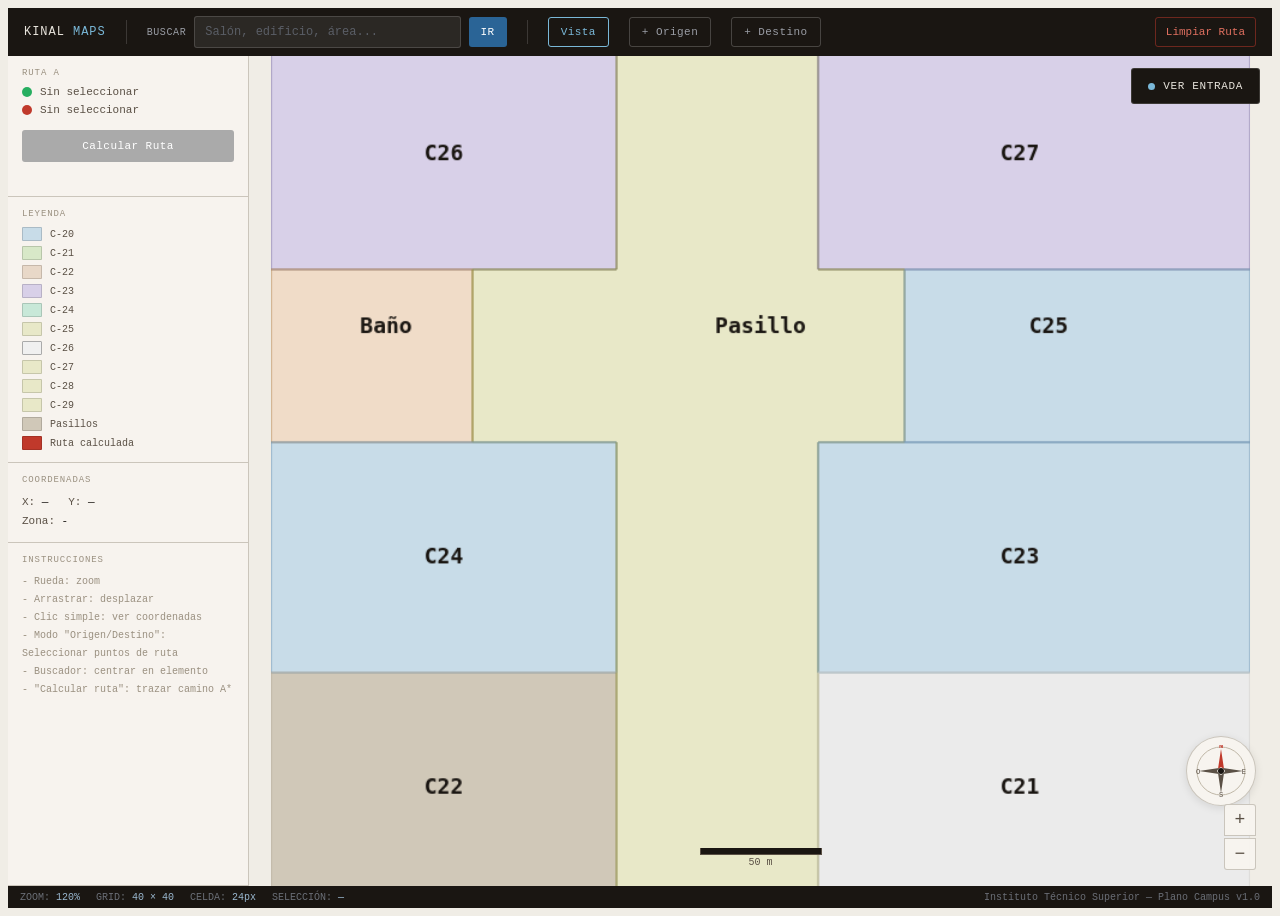
<file: diversificado-lvl2.html>
<!DOCTYPE html>
<html lang="en">
<head>
    <meta charset="UTF-8">
    <meta name="viewport" content="width=device-width, initial-scale=1.0">
    <title>Mapa de Diversificado Segundo Nivel</title>
    <link rel="stylesheet" href="css/styles-diversificado.css">
</head>
<body>
    <header id="header">
        <div class="logo">Kinal <span>Maps</span></div>
        <div class="separador"></div>
        <div id="search-wrap">
            <label>Buscar</label>
            <input id="search-peticion" type="text" placeholder="Salón, edificio, área...">
            <button id="search-btn">IR</button>
        </div>
        <div class="separador"></div>
        <button class="mode-btn active" id="btn-view">Vista</button>
        <button class="mode-btn" id="btn-origin">+ Origen</button>
        <button class="mode-btn" id="btn-dest">+ Destino</button>
        <div class="topbar-right">
            <button id="clear-btn">Limpiar Ruta</button>
        </div>
    </header>

    <main id="main">
        <div id="sidebar">
            <section class="panel-section">
                <div class="panel-title">Ruta A</div>
                <div class="route-field">
                    <div class="route-dot origin"></div>
                    <div class="route-name" id="origin-name">Sin seleccionar</div>
                </div>
                <div class="route-field">
                    <div class="route-dot dest"></div>
                    <div class="route-name" id="dest-name">Sin seleccionar</div>
                </div>
                <button id="calc-route-btn" disabled>Calcular Ruta</button>
                <div id="route-info"></div>
            </section>

            <section class="panel-section">
                <div class="panel-title">Leyenda</div>
                <div id="legend-list">
                    <div class="legend-item"><div class="legend-swatch" style="background:#c8dce8"></div><div class="legend-label">C-20</div></div>
                    <div class="legend-item"><div class="legend-swatch" style="background:#d8e8c8"></div><div class="legend-label">C-21</div></div>
                    <div class="legend-item"><div class="legend-swatch" style="background:#e8d8c8"></div><div class="legend-label">C-22</div></div>
                    <div class="legend-item"><div class="legend-swatch" style="background:#d8d0e8"></div><div class="legend-label">C-23</div></div>
                    <div class="legend-item"><div class="legend-swatch" style="background:#c8e8d8"></div><div class="legend-label">C-24</div></div>
                    <div class="legend-item"><div class="legend-swatch" style="background:#e8e8c8"></div><div class="legend-label">C-25</div></div>
                    <div class="legend-item"><div class="legend-swatch" style="background:#f0f0f0;border-color:#aaa"></div><div class="legend-label">C-26</div></div>
                    <div class="legend-item"><div class="legend-swatch" style="background:#e8e8c8"></div><div class="legend-label">C-27</div></div>
                    <div class="legend-item"><div class="legend-swatch" style="background:#e8e8c8"></div><div class="legend-label">C-28</div></div>
                    <div class="legend-item"><div class="legend-swatch" style="background:#e8e8c8"></div><div class="legend-label">C-29</div></div>

                    <div class="legend-item"><div class="legend-swatch" style="background:#d0c8b8"></div><div class="legend-label">Pasillos</div></div>
                    <div class="legend-item"><div class="legend-swatch" style="background:#c0392b"></div><div class="legend-label">Ruta calculada</div></div>
                </div>
            </section>

            <section class="panel-section">
                <div class="panel-title">Coordenadas</div>
                <div id="coords-display">
                    X: <span id="cx">—</span> &nbsp; Y: <span id="cy">—</span><br>
                    Zona: <span id="czone">-</span>
                </div>
            </section>

            <section class="panel-section" style="flex:1;overflow-y:auto">
                <div class="panel-title">Instrucciones</div>
                <div id="instructions">
                    - Rueda: zoom<br>
                    - Arrastrar: desplazar<br>
                    - Clic simple: ver coordenadas<br>
                    - Modo "Origen/Destino": Seleccionar puntos de ruta<br>
                    - Buscador: centrar en elemento<br>
                    - "Calcular ruta": trazar camino A*
                </div>
            </section>
        </div>

        <div id="map-wrap">
            <button id="ver-entrada-btn"><span class="dot"></span>Ver Entrada</button>
            <div id="map-canvas-wrap">
                <canvas id="map"></canvas>
            </div>

            <div id="compass">
                <svg viewBox="0 0 52 52" xmlns="http://www.w3.org/2000/svg">
                    <circle cx="26" cy="26" r="24" fill="none" stroke="#c0b8a8" stroke-width="1"/>
                    <polygon points="26,4 29,24 26,22 23,24" fill="#c0392b"/>
                    <polygon points="26,48 29,28 26,30 23,28" fill="#5a5045"/>
                    <polygon points="4,26 24,23 22,26 24,29" fill="#5a5045"/>
                    <polygon points="48,26 28,23 30,26 28,29" fill="#5a5045"/>
                    <circle cx="26" cy="26" r="3" fill="#1a1612"/>
                    <text x="26" y="2.5" text-anchor="middle" font-size="7" font-family="IBM Plex Mono,monospace" fill="#c0392b" font-weight="600">N</text>
                    <text x="26" y="52" text-anchor="middle" font-size="7" font-family="IBM Plex Mono,monospace" fill="#5a5045" dominant-baseline="auto">S</text>
                    <text x="1" y="28.5" text-anchor="start" font-size="7" font-family="IBM Plex Mono,monospace" fill="#5a5045">O</text>
                    <text x="51" y="28.5" text-anchor="end" font-size="7" font-family="IBM Plex Mono,monospace" fill="#5a5045">E</text>
                </svg>
            </div>
            
            <div id="zoom-controls">
                <button class="zoom-btn" id="zoom-in">+</button>
                <button class="zoom-btn" id="zoom-out">−</button>
            </div>
            
            <div id="scale-bar">
                <div id="scale-line"></div>
                <div id="scale-label">50 m</div>
            </div>
            <div id="tooltip"></div>
        </div>
    </main>

    <div id="status-bar">
        <div class="sb-item">ZOOM: <span id="sb-zoom">100%</span></div>
        <div class="sb-item">GRID: <span>40 × 40</span></div>
        <div class="sb-item">CELDA: <span>24px</span></div>
        <div class="sb-item" id="sb-sel">SELECCIÓN: <span>—</span></div>
        <div class="sb-item" style="margin-left:auto">Instituto Técnico Superior — Plano Campus v1.0</div>
    </div>

    <div id="entry-panel">
        <div id="entry-panel-header">
            <div style="display:flex;align-items:center;gap:8px;">
            <div class="ep-title">Entrada Principal</div>
            <div class="ep-badge">ZONA 01</div>
            </div>
            <button id="entry-close" title="Cerrar">&#x2715;</button>
        </div>
        <div id="entry-img-wrap">
            <img src="[data-uri]" alt="Fotografía Entrada Principal del campus">
            <div class="img-overlay"></div>
            <div class="img-label">Fachada Norte — Acceso Principal</div>
        </div>
        <div id="entry-info">
            <div class="ei-row">
            <div class="ei-key">Edificio</div>
            <div class="ei-val highlight">Entrada Principal — Kinal</div>
            </div>
            <div class="ei-row">
            <div class="ei-key">Tipo</div>
            <div class="ei-val">Acceso controlado — Portón vehicular y peatonal</div>
            </div>
            <div id="entry-divider"></div>
            <div class="ei-row">
            <div class="ei-key">Horario</div>
            <div class="ei-val">Lun – Vie: 06:00 – 20:00 h<br>Sáb: 07:00 – 13:00 h</div>
            </div>
            <div class="ei-row">
            <div class="ei-key">Accesos</div>
            <div class="ei-val">Peatonal (izq.) · Vehicular (der.) · Bicicletas</div>
            </div>
            <div class="ei-row">
            <div class="ei-key">Controles</div>
            <div class="ei-val">Caseta de guardia · Torniquetes · CCTV 24 h</div>
            </div>
            <div class="ei-row">
            <div class="ei-key">Coordenadas</div>
            <div class="ei-val" style="font-family:'IBM Plex Mono',monospace;font-size:11px;">Col 26 · Fila 03 (grid campus)</div>
            </div>
            <div class="ei-row">
            <div class="ei-key">Referencia</div>
            <div class="ei-val">Frente a Av. Principal — 50 m al norte de Recepción</div>
            </div>
            <div id="entry-divider"></div>
            <div class="ei-row">
            <div class="ei-key">Nota</div>
            <div class="ei-val" style="color:#8a6020;">Presentar carné institucional. Visitantes reportarse en Recepción.</div>
            </div>
        </div>
        <button id="entry-go-btn">Navegar a Entrada Principal ›</button>
    </div>

    <script src="js/diver-lvl2.js"></script>

    <script>
        document.addEventListener('DOMContentLoaded', () => {
            const model = new MapModel();
            const view = new MapView();
            const diver = new MapController(model, view);

            diver.init();

            window.addEventListener('resize', () => {
                view.applyTransform();
            });
        });
    </script>
</body>
</html>
</file>
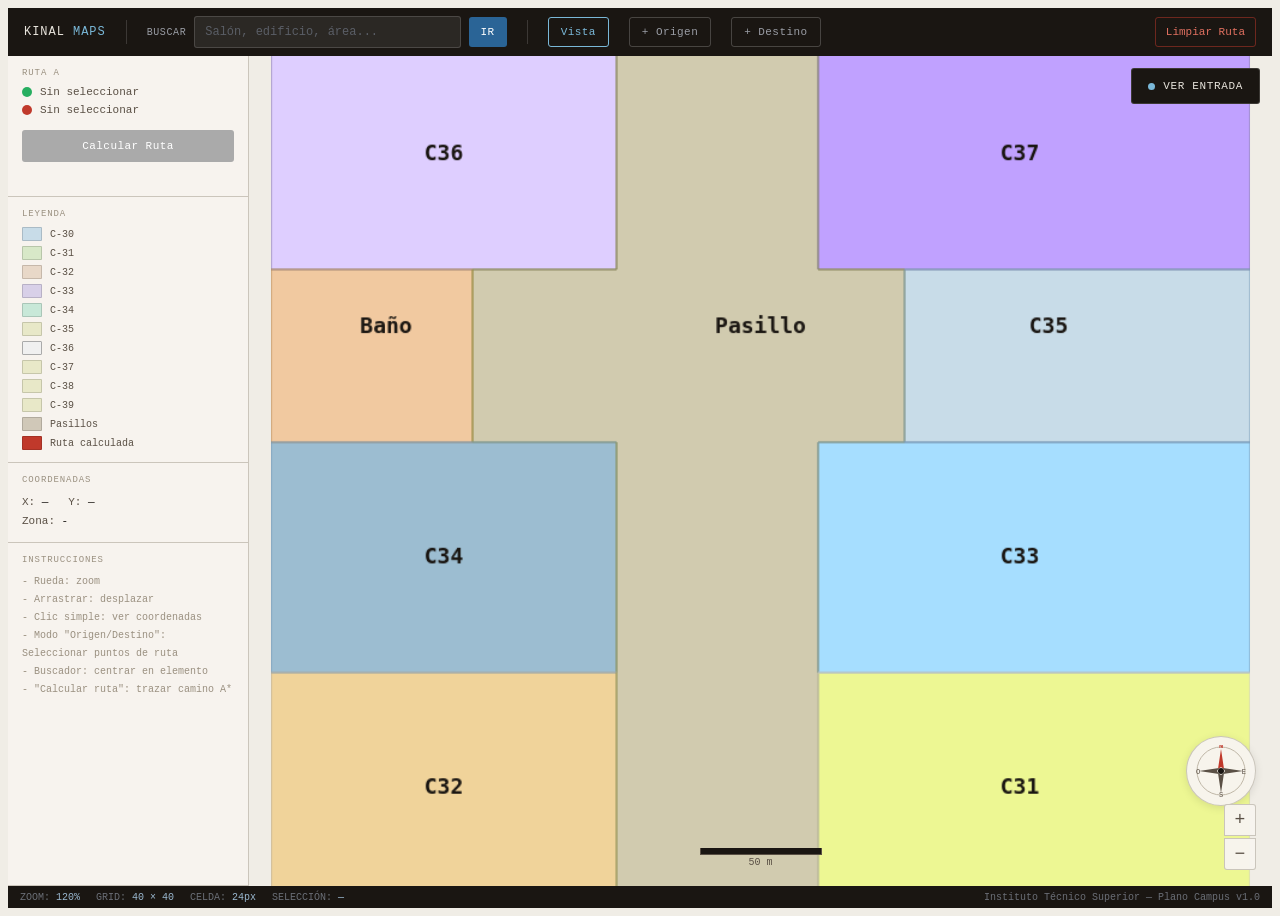
<file: diversificado-lvl3.html>
<!DOCTYPE html>
<html lang="en">
<head>
    <meta charset="UTF-8">
    <meta name="viewport" content="width=device-width, initial-scale=1.0">
    <title>Mapa de Diversificado Tercer Nivel</title>
    <link rel="stylesheet" href="css/styles-diversificado.css">
</head>
<body>
    <header id="header">
        <div class="logo">Kinal <span>Maps</span></div>
        <div class="separador"></div>
        <div id="search-wrap">
            <label>Buscar</label>
            <input id="search-peticion" type="text" placeholder="Salón, edificio, área...">
            <button id="search-btn">IR</button>
        </div>
        <div class="separador"></div>
        <button class="mode-btn active" id="btn-view">Vista</button>
        <button class="mode-btn" id="btn-origin">+ Origen</button>
        <button class="mode-btn" id="btn-dest">+ Destino</button>
        <div class="topbar-right">
            <button id="clear-btn">Limpiar Ruta</button>
        </div>
    </header>

    <main id="main">
        <div id="sidebar">
            <section class="panel-section">
                <div class="panel-title">Ruta A</div>
                <div class="route-field">
                    <div class="route-dot origin"></div>
                    <div class="route-name" id="origin-name">Sin seleccionar</div>
                </div>
                <div class="route-field">
                    <div class="route-dot dest"></div>
                    <div class="route-name" id="dest-name">Sin seleccionar</div>
                </div>
                <button id="calc-route-btn" disabled>Calcular Ruta</button>
                <div id="route-info"></div>
            </section>

            <section class="panel-section">
                <div class="panel-title">Leyenda</div>
                <div id="legend-list">
                    <div class="legend-item"><div class="legend-swatch" style="background:#c8dce8"></div><div class="legend-label">C-30</div></div>
                    <div class="legend-item"><div class="legend-swatch" style="background:#d8e8c8"></div><div class="legend-label">C-31</div></div>
                    <div class="legend-item"><div class="legend-swatch" style="background:#e8d8c8"></div><div class="legend-label">C-32</div></div>
                    <div class="legend-item"><div class="legend-swatch" style="background:#d8d0e8"></div><div class="legend-label">C-33</div></div>
                    <div class="legend-item"><div class="legend-swatch" style="background:#c8e8d8"></div><div class="legend-label">C-34</div></div>
                    <div class="legend-item"><div class="legend-swatch" style="background:#e8e8c8"></div><div class="legend-label">C-35</div></div>
                    <div class="legend-item"><div class="legend-swatch" style="background:#f0f0f0;border-color:#aaa"></div><div class="legend-label">C-36</div></div>
                    <div class="legend-item"><div class="legend-swatch" style="background:#e8e8c8"></div><div class="legend-label">C-37</div></div>
                    <div class="legend-item"><div class="legend-swatch" style="background:#e8e8c8"></div><div class="legend-label">C-38</div></div>
                    <div class="legend-item"><div class="legend-swatch" style="background:#e8e8c8"></div><div class="legend-label">C-39</div></div>

                    <div class="legend-item"><div class="legend-swatch" style="background:#d0c8b8"></div><div class="legend-label">Pasillos</div></div>
                    <div class="legend-item"><div class="legend-swatch" style="background:#c0392b"></div><div class="legend-label">Ruta calculada</div></div>
                </div>
            </section>

            <section class="panel-section">
                <div class="panel-title">Coordenadas</div>
                <div id="coords-display">
                    X: <span id="cx">—</span> &nbsp; Y: <span id="cy">—</span><br>
                    Zona: <span id="czone">-</span>
                </div>
            </section>

            <section class="panel-section" style="flex:1;overflow-y:auto">
                <div class="panel-title">Instrucciones</div>
                <div id="instructions">
                    - Rueda: zoom<br>
                    - Arrastrar: desplazar<br>
                    - Clic simple: ver coordenadas<br>
                    - Modo "Origen/Destino": Seleccionar puntos de ruta<br>
                    - Buscador: centrar en elemento<br>
                    - "Calcular ruta": trazar camino A*
                </div>
            </section>
        </div>

        <div id="map-wrap">
            <button id="ver-entrada-btn"><span class="dot"></span>Ver Entrada</button>
            <div id="map-canvas-wrap">
                <canvas id="map"></canvas>
            </div>

            <div id="compass">
                <svg viewBox="0 0 52 52" xmlns="http://www.w3.org/2000/svg">
                    <circle cx="26" cy="26" r="24" fill="none" stroke="#c0b8a8" stroke-width="1"/>
                    <polygon points="26,4 29,24 26,22 23,24" fill="#c0392b"/>
                    <polygon points="26,48 29,28 26,30 23,28" fill="#5a5045"/>
                    <polygon points="4,26 24,23 22,26 24,29" fill="#5a5045"/>
                    <polygon points="48,26 28,23 30,26 28,29" fill="#5a5045"/>
                    <circle cx="26" cy="26" r="3" fill="#1a1612"/>
                    <text x="26" y="2.5" text-anchor="middle" font-size="7" font-family="IBM Plex Mono,monospace" fill="#c0392b" font-weight="600">N</text>
                    <text x="26" y="52" text-anchor="middle" font-size="7" font-family="IBM Plex Mono,monospace" fill="#5a5045" dominant-baseline="auto">S</text>
                    <text x="1" y="28.5" text-anchor="start" font-size="7" font-family="IBM Plex Mono,monospace" fill="#5a5045">O</text>
                    <text x="51" y="28.5" text-anchor="end" font-size="7" font-family="IBM Plex Mono,monospace" fill="#5a5045">E</text>
                </svg>
            </div>
            
            <div id="zoom-controls">
                <button class="zoom-btn" id="zoom-in">+</button>
                <button class="zoom-btn" id="zoom-out">−</button>
            </div>
            
            <div id="scale-bar">
                <div id="scale-line"></div>
                <div id="scale-label">50 m</div>
            </div>
            <div id="tooltip"></div>
        </div>
    </main>

    <div id="status-bar">
        <div class="sb-item">ZOOM: <span id="sb-zoom">100%</span></div>
        <div class="sb-item">GRID: <span>40 × 40</span></div>
        <div class="sb-item">CELDA: <span>24px</span></div>
        <div class="sb-item" id="sb-sel">SELECCIÓN: <span>—</span></div>
        <div class="sb-item" style="margin-left:auto">Instituto Técnico Superior — Plano Campus v1.0</div>
    </div>

    <div id="entry-panel">
        <div id="entry-panel-header">
            <div style="display:flex;align-items:center;gap:8px;">
            <div class="ep-title">Entrada Principal</div>
            <div class="ep-badge">ZONA 01</div>
            </div>
            <button id="entry-close" title="Cerrar">&#x2715;</button>
        </div>
        <div id="entry-img-wrap">
            <img src="[data-uri]" alt="Fotografía Entrada Principal del campus">
            <div class="img-overlay"></div>
            <div class="img-label">Fachada Norte — Acceso Principal</div>
        </div>
        <div id="entry-info">
            <div class="ei-row">
            <div class="ei-key">Edificio</div>
            <div class="ei-val highlight">Entrada Principal — Kinal</div>
            </div>
            <div class="ei-row">
            <div class="ei-key">Tipo</div>
            <div class="ei-val">Acceso controlado — Portón vehicular y peatonal</div>
            </div>
            <div id="entry-divider"></div>
            <div class="ei-row">
            <div class="ei-key">Horario</div>
            <div class="ei-val">Lun – Vie: 06:00 – 20:00 h<br>Sáb: 07:00 – 13:00 h</div>
            </div>
            <div class="ei-row">
            <div class="ei-key">Accesos</div>
            <div class="ei-val">Peatonal (izq.) · Vehicular (der.) · Bicicletas</div>
            </div>
            <div class="ei-row">
            <div class="ei-key">Controles</div>
            <div class="ei-val">Caseta de guardia · Torniquetes · CCTV 24 h</div>
            </div>
            <div class="ei-row">
            <div class="ei-key">Coordenadas</div>
            <div class="ei-val" style="font-family:'IBM Plex Mono',monospace;font-size:11px;">Col 26 · Fila 03 (grid campus)</div>
            </div>
            <div class="ei-row">
            <div class="ei-key">Referencia</div>
            <div class="ei-val">Frente a Av. Principal — 50 m al norte de Recepción</div>
            </div>
            <div id="entry-divider"></div>
            <div class="ei-row">
            <div class="ei-key">Nota</div>
            <div class="ei-val" style="color:#8a6020;">Presentar carné institucional. Visitantes reportarse en Recepción.</div>
            </div>
        </div>
        <button id="entry-go-btn">Navegar a Entrada Principal ›</button>
    </div>

    <script src="js/diver-lvl3.js"></script>

    <script>
        document.addEventListener('DOMContentLoaded', () => {
            const model = new MapModel();
            const view = new MapView();
            const diver = new MapController(model, view);

            diver.init();

            window.addEventListener('resize', () => {
                view.applyTransform();
            });
        });
    </script>
</body>
</html>
</file>
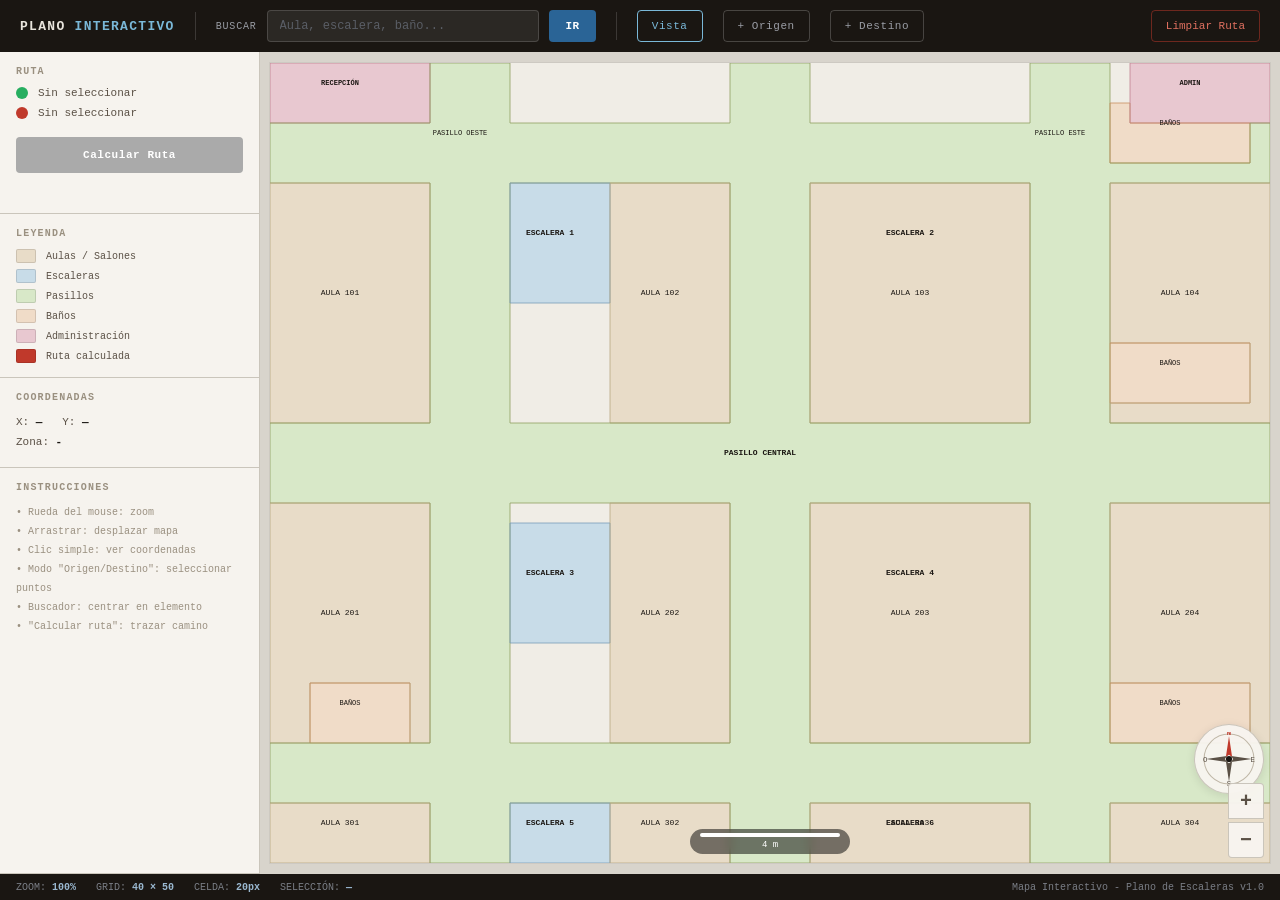
<file: level1-basicos.html>
<!DOCTYPE html>
<html lang="es">
<head>
    <meta charset="UTF-8">
    <meta name="viewport" content="width=device-width, initial-scale=1.0">
    <title>Mapa Interactivo - Plano de Escaleras y Aulas</title>
    <style>
        :root {
            --bg: #e8e4dc;
            --paper: #f7f4ef;
            --ink: #1a1612;
            --ink-muted: #5a5045;
            --ink-faint: #9a9080;
            --accent: #2a6496;
            --accent-light: #d0e8f5;
            --route: #c0392b;
            --border: rgba(100,90,70,0.3);
            --panel: rgba(247,244,239,0.97);
            --mono: 'Courier New', 'IBM Plex Mono', monospace;
            --sans: 'Segoe UI', 'IBM Plex Sans', sans-serif;
        }

        * {
            margin: 0;
            padding: 0;
            box-sizing: border-box;
            user-select: none;
        }

        body {
            font-family: var(--sans);
            background: var(--bg);
            color: var(--ink);
            height: 100vh;
            overflow: hidden;
            display: flex;
            flex-direction: column;
        }

        /* HEADER */
        #header {
            height: 52px;
            background: var(--ink);
            color: #e8e4dc;
            display: flex;
            align-items: center;
            padding: 0 20px;
            gap: 20px;
            flex-shrink: 0;
            z-index: 100;
        }

        .logo {
            font-family: var(--mono);
            font-size: 13px;
            font-weight: 600;
            letter-spacing: 0.1em;
            text-transform: uppercase;
        }

        .logo span { color: #7ab8d8; }

        .separador {
            width: 1px;
            height: 28px;
            background: rgba(255,255,255,0.15);
        }

        #search-wrap {
            display: flex;
            align-items: center;
            gap: 10px;
            flex: 1;
            max-width: 380px;
        }

        #search-wrap label {
            font-family: var(--mono);
            font-size: 10px;
            color: #9a9da5;
            letter-spacing: 0.08em;
            text-transform: uppercase;
        }

        #search-peticion {
            flex: 1;
            height: 32px;
            background: rgba(255,255,255,0.08);
            border: 1px solid rgba(255,255,255,0.15);
            border-radius: 4px;
            color: #e8e4dc;
            font-family: var(--mono);
            font-size: 12px;
            padding: 0 12px;
            outline: none;
        }

        #search-peticion:focus {
            border-color: #7ab8d8;
            background: rgba(255,255,255,0.12);
        }

        #search-peticion::placeholder {
            color: #5a5e66;
        }

        #search-btn {
            height: 32px;
            padding: 0 16px;
            background: #2a6496;
            border: none;
            border-radius: 4px;
            color: white;
            font-family: var(--mono);
            font-size: 11px;
            font-weight: 600;
            cursor: pointer;
            letter-spacing: 0.05em;
        }

        #search-btn:hover { background: #3278b0; }

        .mode-btn {
            height: 32px;
            padding: 0 14px;
            background: transparent;
            border: 1px solid rgba(255,255,255,0.2);
            border-radius: 4px;
            color: #9a9da5;
            font-family: var(--mono);
            font-size: 11px;
            cursor: pointer;
            letter-spacing: 0.05em;
        }

        .mode-btn:hover {
            color: #e8e4dc;
            border-color: rgba(255,255,255,0.4);
        }

        .mode-btn.active {
            color: #7ab8d8;
            border-color: #7ab8d8;
        }

        #clear-btn {
            height: 32px;
            padding: 0 14px;
            background: transparent;
            border: 1px solid rgba(192,57,43,0.5);
            border-radius: 4px;
            color: #e07060;
            font-family: var(--mono);
            font-size: 11px;
            cursor: pointer;
        }

        #clear-btn:hover {
            background: rgba(192,57,43,0.15);
        }

        .topbar-right {
            margin-left: auto;
            display: flex;
            align-items: center;
            gap: 10px;
        }

        /* MAIN LAYOUT */
        #main {
            display: flex;
            flex: 1;
            overflow: hidden;
        }

        /* SIDEBAR */
        #sidebar {
            width: 260px;
            flex-shrink: 0;
            background: var(--panel);
            border-right: 1px solid var(--border);
            display: flex;
            flex-direction: column;
            overflow-y: auto;
            z-index: 10;
        }

        .panel-section {
            border-bottom: 1px solid var(--border);
            padding: 14px 16px;
        }

        .panel-title {
            font-family: var(--mono);
            font-size: 10px;
            font-weight: 600;
            letter-spacing: 0.12em;
            text-transform: uppercase;
            color: var(--ink-faint);
            margin-bottom: 10px;
        }

        .route-field {
            display: flex;
            align-items: center;
            gap: 10px;
            margin-bottom: 8px;
        }

        .route-dot {
            width: 12px;
            height: 12px;
            border-radius: 50%;
            flex-shrink: 0;
        }

        .route-dot.origin { background: #27ae60; }
        .route-dot.dest { background: #c0392b; }

        .route-name {
            font-family: var(--mono);
            font-size: 11px;
            color: var(--ink-muted);
            flex: 1;
            overflow: hidden;
            text-overflow: ellipsis;
            white-space: nowrap;
        }

        .route-name.set {
            color: var(--ink);
            font-weight: 600;
        }

        #calc-route-btn {
            width: 100%;
            height: 36px;
            margin-top: 10px;
            background: var(--accent);
            color: white;
            border: none;
            border-radius: 4px;
            font-family: var(--mono);
            font-size: 11px;
            font-weight: 600;
            letter-spacing: 0.05em;
            cursor: pointer;
        }

        #calc-route-btn:hover:not(:disabled) { background: #3278b0; }
        #calc-route-btn:disabled {
            background: #aaa;
            cursor: default;
        }

        #route-info {
            font-family: var(--mono);
            font-size: 11px;
            color: var(--ink-muted);
            margin-top: 8px;
            min-height: 18px;
        }

        /* Leyenda */
        #legend-list {
            display: flex;
            flex-direction: column;
            gap: 6px;
        }

        .legend-item {
            display: flex;
            align-items: center;
            gap: 10px;
        }

        .legend-swatch {
            width: 20px;
            height: 14px;
            border: 1px solid rgba(0,0,0,0.12);
            border-radius: 2px;
        }

        .legend-label {
            font-family: var(--mono);
            font-size: 10px;
            color: var(--ink-muted);
        }

        /* Coordenadas */
        #coords-display {
            font-family: var(--mono);
            font-size: 11px;
            color: var(--ink-muted);
            line-height: 1.8;
        }

        #coords-display span {
            color: var(--ink);
            font-weight: 600;
        }

        /* Instrucciones */
        #instructions {
            font-family: var(--mono);
            font-size: 10px;
            color: var(--ink-faint);
            line-height: 1.9;
        }

        /* MAPA */
        #map-wrap {
            flex: 1;
            overflow: hidden;
            position: relative;
            background: #d8d4cc;
            cursor: grab;
        }

        #map-wrap.grabbing {
            cursor: grabbing;
        }

        #map-canvas-wrap {
            position: absolute;
            top: 0;
            left: 0;
            transform-origin: 0 0;
        }

        canvas#map {
            display: block;
            box-shadow: 0 0 0 1px rgba(0,0,0,0.05);
        }

        /* Brújula */
        #compass {
            position: absolute;
            bottom: 80px;
            right: 16px;
            width: 70px;
            height: 70px;
            background: var(--panel);
            border: 1px solid var(--border);
            border-radius: 50%;
            display: flex;
            align-items: center;
            justify-content: center;
            box-shadow: 0 2px 10px rgba(0,0,0,0.1);
            z-index: 50;
        }

        #compass svg {
            width: 54px;
            height: 54px;
        }

        /* Controles de zoom */
        #zoom-controls {
            position: absolute;
            bottom: 16px;
            right: 16px;
            display: flex;
            flex-direction: column;
            gap: 3px;
            z-index: 50;
        }

        .zoom-btn {
            width: 36px;
            height: 36px;
            background: var(--panel);
            border: 1px solid var(--border);
            font-size: 20px;
            font-weight: bold;
            cursor: pointer;
            display: flex;
            align-items: center;
            justify-content: center;
            color: var(--ink-muted);
            font-family: var(--mono);
        }

        .zoom-btn:hover {
            background: #e8e4dc;
            color: var(--ink);
        }

        .zoom-btn:first-child {
            border-radius: 4px 4px 0 0;
        }

        .zoom-btn:last-child {
            border-radius: 0 0 4px 4px;
        }

        /* Barra de escala */
        #scale-bar {
            position: absolute;
            bottom: 20px;
            left: 50%;
            transform: translateX(-50%);
            display: flex;
            flex-direction: column;
            align-items: center;
            gap: 3px;
            z-index: 50;
            background: rgba(0,0,0,0.5);
            padding: 4px 10px;
            border-radius: 20px;
            backdrop-filter: blur(4px);
        }

        #scale-line {
            height: 4px;
            background: white;
            width: 100px;
            border-radius: 2px;
        }

        #scale-label {
            font-family: var(--mono);
            font-size: 9px;
            color: white;
        }

        /* Tooltip */
        #tooltip {
            position: absolute;
            background: var(--ink);
            color: #e8e4dc;
            font-family: var(--mono);
            font-size: 11px;
            padding: 6px 12px;
            border-radius: 4px;
            pointer-events: none;
            white-space: nowrap;
            z-index: 200;
            display: none;
        }

        /* Barra de estado */
        #status-bar {
            height: 26px;
            background: var(--ink);
            color: #7a7e86;
            font-family: var(--mono);
            font-size: 10px;
            display: flex;
            align-items: center;
            padding: 0 16px;
            gap: 20px;
            flex-shrink: 0;
            z-index: 100;
        }

        #status-bar .sb-item span {
            color: #9ab8d0;
            font-weight: 600;
        }
    </style>
</head>
<body>
    <header id="header">
        <div class="logo">Plano <span>Interactivo</span></div>
        <div class="separador"></div>
        <div id="search-wrap">
            <label>Buscar</label>
            <input id="search-peticion" type="text" placeholder="Aula, escalera, baño...">
            <button id="search-btn">IR</button>
        </div>
        <div class="separador"></div>
        <button class="mode-btn active" id="btn-view">Vista</button>
        <button class="mode-btn" id="btn-origin">+ Origen</button>
        <button class="mode-btn" id="btn-dest">+ Destino</button>
        <div class="topbar-right">
            <button id="clear-btn">Limpiar Ruta</button>
        </div>
    </header>

    <main id="main">
        <div id="sidebar">
            <section class="panel-section">
                <div class="panel-title">Ruta</div>
                <div class="route-field">
                    <div class="route-dot origin"></div>
                    <div class="route-name" id="origin-name">Sin seleccionar</div>
                </div>
                <div class="route-field">
                    <div class="route-dot dest"></div>
                    <div class="route-name" id="dest-name">Sin seleccionar</div>
                </div>
                <button id="calc-route-btn" disabled>Calcular Ruta</button>
                <div id="route-info"></div>
            </section>

            <section class="panel-section">
                <div class="panel-title">Leyenda</div>
                <div id="legend-list">
                    <div class="legend-item"><div class="legend-swatch" style="background:#e8dcc8"></div><div class="legend-label">Aulas / Salones</div></div>
                    <div class="legend-item"><div class="legend-swatch" style="background:#c8dce8"></div><div class="legend-label">Escaleras</div></div>
                    <div class="legend-item"><div class="legend-swatch" style="background:#d8e8c8"></div><div class="legend-label">Pasillos</div></div>
                    <div class="legend-item"><div class="legend-swatch" style="background:#f0dcc8"></div><div class="legend-label">Baños</div></div>
                    <div class="legend-item"><div class="legend-swatch" style="background:#e8c8d0"></div><div class="legend-label">Administración</div></div>
                    <div class="legend-item"><div class="legend-swatch" style="background:#c0392b"></div><div class="legend-label">Ruta calculada</div></div>
                </div>
            </section>

            <section class="panel-section">
                <div class="panel-title">Coordenadas</div>
                <div id="coords-display">
                    X: <span id="cx">—</span> &nbsp; Y: <span id="cy">—</span><br>
                    Zona: <span id="czone">-</span>
                </div>
            </section>

            <section class="panel-section" style="flex:1; overflow-y:auto">
                <div class="panel-title">Instrucciones</div>
                <div id="instructions">
                    • Rueda del mouse: zoom<br>
                    • Arrastrar: desplazar mapa<br>
                    • Clic simple: ver coordenadas<br>
                    • Modo "Origen/Destino": seleccionar puntos<br>
                    • Buscador: centrar en elemento<br>
                    • "Calcular ruta": trazar camino
                </div>
            </section>
        </div>

        <div id="map-wrap">
            <div id="map-canvas-wrap">
                <canvas id="map"></canvas>
            </div>

            <div id="compass">
                <svg viewBox="0 0 52 52" xmlns="http://www.w3.org/2000/svg">
                    <circle cx="26" cy="26" r="24" fill="none" stroke="#c0b8a8" stroke-width="1"/>
                    <polygon points="26,4 29,24 26,22 23,24" fill="#c0392b"/>
                    <polygon points="26,48 29,28 26,30 23,28" fill="#5a5045"/>
                    <polygon points="4,26 24,23 22,26 24,29" fill="#5a5045"/>
                    <polygon points="48,26 28,23 30,26 28,29" fill="#5a5045"/>
                    <circle cx="26" cy="26" r="3" fill="#1a1612"/>
                    <text x="26" y="2.5" text-anchor="middle" font-size="7" font-family="Courier New, monospace" fill="#c0392b" font-weight="600">N</text>
                    <text x="26" y="52" text-anchor="middle" font-size="7" font-family="Courier New, monospace" fill="#5a5045" dominant-baseline="auto">S</text>
                    <text x="1" y="28.5" text-anchor="start" font-size="7" font-family="Courier New, monospace" fill="#5a5045">O</text>
                    <text x="51" y="28.5" text-anchor="end" font-size="7" font-family="Courier New, monospace" fill="#5a5045">E</text>
                </svg>
            </div>
            
            <div id="zoom-controls">
                <button class="zoom-btn" id="zoom-in">+</button>
                <button class="zoom-btn" id="zoom-out">−</button>
            </div>
            
            <div id="scale-bar">
                <div id="scale-line"></div>
                <div id="scale-label">10 m</div>
            </div>
            <div id="tooltip"></div>
        </div>
    </main>

    <div id="status-bar">
        <div class="sb-item">ZOOM: <span id="sb-zoom">100%</span></div>
        <div class="sb-item">GRID: <span>40 × 50</span></div>
        <div class="sb-item">CELDA: <span>20px</span></div>
        <div class="sb-item" id="sb-sel">SELECCIÓN: <span>—</span></div>
        <div class="sb-item" style="margin-left:auto">Mapa Interactivo - Plano de Escaleras v1.0</div>
    </div>

    <script>
        // ============ CONFIGURACIÓN DEL MAPA ============
        const CELL = 20;          // Tamaño de celda en píxeles
        const COLS = 50;         // Columnas
        const ROWS = 40;         // Filas
        const W = COLS * CELL;    // Ancho canvas
        const H = ROWS * CELL;    // Alto canvas

        // Tipos de zonas
        const T = {
            AULA: 1,
            ESCALERA: 2,
            PASILLO: 3,
            BANIO: 4,
            ADMIN: 5,
            VACIO: 0
        };

        // Colores por tipo
        const COLORS = {
            [T.AULA]: '#e8dcc8',
            [T.ESCALERA]: '#c8dce8',
            [T.PASILLO]: '#d8e8c8',
            [T.BANIO]: '#f0dcc8',
            [T.ADMIN]: '#e8c8d0',
            [T.VACIO]: '#f0ede6'
        };

        // Colores de borde por tipo
        const STROKE = {
            [T.AULA]: '#b8a880',
            [T.ESCALERA]: '#7a9cb8',
            [T.PASILLO]: '#90a060',
            [T.BANIO]: '#c89060',
            [T.ADMIN]: '#c08090',
            [T.VACIO]: '#d0ccc4'
        };

        // Inicializar grid
        const grid = Array.from({ length: ROWS }, () => new Array(COLS).fill(T.VACIO));

        function fill(r1, c1, r2, c2, type) {
            for (let r = r1; r <= r2; r++) {
                for (let c = c1; c <= c2; c++) {
                    if (r >= 0 && r < ROWS && c >= 0 && c < COLS) {
                        grid[r][c] = type;
                    }
                }
            }
        }

        // ============ CONSTRUCCIÓN DEL PLANO ============
        // Basado en la imagen "plano-a-recrear.png" que muestra escaleras
        // y una distribución rectangular de aulas

        // Primero, llenar todo como vacío (fondo)
        fill(0, 0, ROWS - 1, COLS - 1, T.VACIO);

        // === PASILLOS PRINCIPALES (estructura de calles) ===
        // Pasillo horizontal central
        fill(18, 0, 21, COLS - 1, T.PASILLO);
        // Pasillo horizontal superior
        fill(3, 0, 5, COLS - 1, T.PASILLO);
        // Pasillo horizontal inferior
        fill(34, 0, 36, COLS - 1, T.PASILLO);

        // Pasillos verticales (2 columnas principales)
        fill(0, 8, ROWS - 1, 11, T.PASILLO);   // Pasillo izquierdo
        fill(0, 38, ROWS - 1, 41, T.PASILLO);  // Pasillo derecho

        // Pasillo vertical central
        fill(0, 23, ROWS - 1, 26, T.PASILLO);  // Pasillo central

        // === ESCALERAS (puntos clave del edificio) ===
        // Escalera 1 - Esquina superior izquierda
        fill(6, 12, 11, 16, T.ESCALERA);
        // Escalera 2 - Esquina superior derecha
        fill(6, 30, 11, 34, T.ESCALERA);
        // Escalera 3 - Centro izquierdo
        fill(23, 12, 28, 16, T.ESCALERA);
        // Escalera 4 - Centro derecho
        fill(23, 30, 28, 34, T.ESCALERA);
        // Escalera 5 - Inferior izquierda
        fill(37, 12, 39, 16, T.ESCALERA);
        // Escalera 6 - Inferior derecha
        fill(37, 30, 39, 34, T.ESCALERA);

        // === AULAS (bloques entre pasillos) ===
        // Bloque superior izquierdo (Aulas A1-A4)
        fill(6, 0, 17, 7, T.AULA);
        fill(6, 17, 17, 22, T.AULA);
        fill(6, 27, 17, 37, T.AULA);
        fill(6, 42, 17, 49, T.AULA);

        // Bloque central izquierdo (Aulas B1-B4)
        fill(22, 0, 33, 7, T.AULA);
        fill(22, 17, 33, 22, T.AULA);
        fill(22, 27, 33, 37, T.AULA);
        fill(22, 42, 33, 49, T.AULA);

        // Bloque inferior izquierdo (Aulas C1-C4)
        fill(37, 0, 39, 7, T.AULA);
        fill(37, 17, 39, 22, T.AULA);
        fill(37, 27, 39, 37, T.AULA);
        fill(37, 42, 39, 49, T.AULA);

        // === BAÑOS ===
        // Baños en varias ubicaciones estratégicas
        fill(2, 42, 4, 48, T.BANIO);      // Baño superior derecho
        fill(14, 42, 16, 48, T.BANIO);     // Baño medio derecho
        fill(31, 42, 33, 48, T.BANIO);     // Baño inferior derecho
        fill(31, 2, 33, 6, T.BANIO);       // Baño inferior izquierdo

        // === ADMINISTRACIÓN ===
        fill(0, 43, 2, 49, T.ADMIN);       // Oficina administración
        fill(0, 0, 2, 7, T.ADMIN);         // Recepción

        // === ETIQUETAS ===
        const labels = [];

        function lbl(r, c, text, size = 9, bold = false) {
            labels.push({ r, c, text, size, bold });
        }

        // Etiquetas de escaleras
        lbl(8.5, 14, "ESCALERA 1", 8, true);
        lbl(8.5, 32, "ESCALERA 2", 8, true);
        lbl(25.5, 14, "ESCALERA 3", 8, true);
        lbl(25.5, 32, "ESCALERA 4", 8, true);
        lbl(38, 14, "ESCALERA 5", 8, true);
        lbl(38, 32, "ESCALERA 6", 8, true);

        // Etiquetas de aulas
        lbl(11.5, 3.5, "AULA 101", 8);
        lbl(11.5, 19.5, "AULA 102", 8);
        lbl(11.5, 32, "AULA 103", 8);
        lbl(11.5, 45.5, "AULA 104", 8);

        lbl(27.5, 3.5, "AULA 201", 8);
        lbl(27.5, 19.5, "AULA 202", 8);
        lbl(27.5, 32, "AULA 203", 8);
        lbl(27.5, 45.5, "AULA 204", 8);

        lbl(38, 3.5, "AULA 301", 8);
        lbl(38, 19.5, "AULA 302", 8);
        lbl(38, 32, "AULA 303", 8);
        lbl(38, 45.5, "AULA 304", 8);

        // Etiquetas de pasillos
        lbl(19.5, 24.5, "PASILLO CENTRAL", 8, true);
        lbl(3.5, 9.5, "PASILLO OESTE", 7);
        lbl(3.5, 39.5, "PASILLO ESTE", 7);

        // Etiquetas de baños
        lbl(3, 45, "BAÑOS", 7);
        lbl(15, 45, "BAÑOS", 7);
        lbl(32, 45, "BAÑOS", 7);
        lbl(32, 4, "BAÑOS", 7);

        // Etiquetas administración
        lbl(1, 46, "ADMIN", 7, true);
        lbl(1, 3.5, "RECEPCIÓN", 7, true);

        // Elementos para búsqueda
        const searchItems = [
            { name: 'ESCALERA 1', r: 8, c: 14 },
            { name: 'ESCALERA 2', r: 8, c: 32 },
            { name: 'ESCALERA 3', r: 25, c: 14 },
            { name: 'ESCALERA 4', r: 25, c: 32 },
            { name: 'ESCALERA 5', r: 38, c: 14 },
            { name: 'ESCALERA 6', r: 38, c: 32 },
            { name: 'AULA 101', r: 11, c: 3 },
            { name: 'AULA 102', r: 11, c: 19 },
            { name: 'AULA 103', r: 11, c: 32 },
            { name: 'AULA 104', r: 11, c: 45 },
            { name: 'AULA 201', r: 27, c: 3 },
            { name: 'AULA 202', r: 27, c: 19 },
            { name: 'AULA 203', r: 27, c: 32 },
            { name: 'AULA 204', r: 27, c: 45 },
            { name: 'AULA 301', r: 38, c: 3 },
            { name: 'AULA 302', r: 38, c: 19 },
            { name: 'AULA 303', r: 38, c: 32 },
            { name: 'AULA 304', r: 38, c: 45 },
            { name: 'BAÑOS', r: 3, c: 45 },
            { name: 'ADMIN', r: 1, c: 46 },
            { name: 'RECEPCIÓN', r: 1, c: 3 },
            { name: 'PASILLO', r: 19, c: 24 }
        ];

        // ============ CLASES DEL SISTEMA ============

        // MODELO
        class MapModel {
            constructor() {
                this.grid = grid;
                this.labels = labels;
                this.originNode = null;
                this.destNode = null;
                this.calculatedRoute = null;
            }

            getCellName(r, c) {
                if (r < 0 || r >= ROWS || c < 0 || c >= COLS) return 'Fuera de límites';
                const type = this.grid[r][c];
                switch (type) {
                    case T.AULA: return 'Aula';
                    case T.ESCALERA: return 'Escalera';
                    case T.PASILLO: return 'Pasillo';
                    case T.BANIO: return 'Baño';
                    case T.ADMIN: return 'Administración';
                    default: return 'Área común';
                }
            }

            clearRoute() {
                this.originNode = null;
                this.destNode = null;
                this.calculatedRoute = null;
            }

            // Algoritmo A* para encontrar la ruta más corta
            findRoute() {
                if (!this.originNode || !this.destNode) return null;

                const start = { r: this.originNode.r, c: this.originNode.c };
                const goal = { r: this.destNode.r, c: this.destNode.c };

                // Heurística: distancia Manhattan
                function heuristic(a, b) {
                    return Math.abs(a.r - b.r) + Math.abs(a.c - b.c);
                }

                // Verificar si una celda es transitable
                const isWalkable = (r, c) => {
                    if (r < 0 || r >= ROWS || c < 0 || c >= COLS) return false;
                    const type = grid[r][c];
                    return type !== T.VACIO;
                };

                const openSet = [start];
                const cameFrom = new Map();
                const gScore = new Map();
                const fScore = new Map();

                const getKey = (node) => `${node.r},${node.c}`;
                gScore.set(getKey(start), 0);
                fScore.set(getKey(start), heuristic(start, goal));

                while (openSet.length > 0) {
                    // Encontrar el nodo con menor fScore
                    let current = openSet.reduce((a, b) => 
                        (fScore.get(getKey(a)) || Infinity) < (fScore.get(getKey(b)) || Infinity) ? a : b
                    );

                    if (current.r === goal.r && current.c === goal.c) {
                        // Reconstruir camino
                        const path = [];
                        let curr = current;
                        while (curr) {
                            path.unshift(curr);
                            const key = getKey(curr);
                            const prev = cameFrom.get(key);
                            curr = prev;
                        }
                        this.calculatedRoute = path;
                        return path;
                    }

                    const idx = openSet.findIndex(n => n.r === current.r && n.c === current.c);
                    openSet.splice(idx, 1);

                    // Vecinos (4 direcciones)
                    const neighbors = [
                        { r: current.r - 1, c: current.c },
                        { r: current.r + 1, c: current.c },
                        { r: current.r, c: current.c - 1 },
                        { r: current.r, c: current.c + 1 }
                    ];

                    for (const neighbor of neighbors) {
                        if (!isWalkable(neighbor.r, neighbor.c)) continue;

                        const tentativeG = (gScore.get(getKey(current)) || Infinity) + 1;

                        if (tentativeG < (gScore.get(getKey(neighbor)) || Infinity)) {
                            cameFrom.set(getKey(neighbor), current);
                            gScore.set(getKey(neighbor), tentativeG);
                            fScore.set(getKey(neighbor), tentativeG + heuristic(neighbor, goal));

                            if (!openSet.some(n => n.r === neighbor.r && n.c === neighbor.c)) {
                                openSet.push(neighbor);
                            }
                        }
                    }
                }

                this.calculatedRoute = null;
                return null;
            }
        }

        // VISTA
        class MapView {
            constructor() {
                this.canvas = document.getElementById('map');
                this.ctx = this.canvas.getContext('2d');
                this.wrap = document.getElementById('map-canvas-wrap');
                this.mapWrap = document.getElementById('map-wrap');

                this.canvas.width = W;
                this.canvas.height = H;

                this.scale = 1.0;
                this.tx = 0;
                this.ty = 0;
            }

            applyTransform() {
                this.wrap.style.transform = `translate(${this.tx}px, ${this.ty}px) scale(${this.scale})`;
                document.getElementById('sb-zoom').textContent = Math.round(this.scale * 100) + '%';
                this.updateScaleBar();
            }

            updateScaleBar() {
                const metersPerCell = 0.5;
                const pxFor10m = (10 / metersPerCell) * CELL * this.scale;
                const width = Math.min(140, Math.max(50, pxFor10m));
                document.getElementById('scale-line').style.width = width + 'px';
                document.getElementById('scale-label').textContent = Math.round(width / this.scale / CELL * metersPerCell) + ' m';
            }

            centerMap() {
                this.tx = (this.mapWrap.clientWidth - W * this.scale) / 2;
                this.ty = (this.mapWrap.clientHeight - H * this.scale) / 2;
                this.applyTransform();
            }

            render(model) {
                this.ctx.clearRect(0, 0, W, H);
                this.ctx.fillStyle = '#f0ede6';
                this.ctx.fillRect(0, 0, W, H);

                // Dibujar celdas
                for (let r = 0; r < ROWS; r++) {
                    for (let c = 0; c < COLS; c++) {
                        const type = model.grid[r][c];
                        if (type === T.VACIO) continue;
                        this.ctx.fillStyle = COLORS[type] || '#f0ede6';
                        this.ctx.fillRect(c * CELL, r * CELL, CELL, CELL);
                    }
                }

                // Dibujar bordes
                for (let r = 0; r < ROWS; r++) {
                    for (let c = 0; c < COLS; c++) {
                        const type = model.grid[r][c];
                        if (type === T.VACIO) continue;
                        const strokeColor = STROKE[type];
                        if (!strokeColor) continue;
                        this.ctx.strokeStyle = strokeColor;
                        this.ctx.lineWidth = 0.8;

                        if (c === 0 || model.grid[r][c - 1] !== type) {
                            this.ctx.beginPath();
                            this.ctx.moveTo(c * CELL, r * CELL);
                            this.ctx.lineTo(c * CELL, (r + 1) * CELL);
                            this.ctx.stroke();
                        }
                        if (c === COLS - 1 || model.grid[r][c + 1] !== type) {
                            this.ctx.beginPath();
                            this.ctx.moveTo((c + 1) * CELL, r * CELL);
                            this.ctx.lineTo((c + 1) * CELL, (r + 1) * CELL);
                            this.ctx.stroke();
                        }
                        if (r === 0 || model.grid[r - 1][c] !== type) {
                            this.ctx.beginPath();
                            this.ctx.moveTo(c * CELL, r * CELL);
                            this.ctx.lineTo((c + 1) * CELL, r * CELL);
                            this.ctx.stroke();
                        }
                        if (r === ROWS - 1 || model.grid[r + 1][c] !== type) {
                            this.ctx.beginPath();
                            this.ctx.moveTo(c * CELL, (r + 1) * CELL);
                            this.ctx.lineTo((c + 1) * CELL, (r + 1) * CELL);
                            this.ctx.stroke();
                        }
                    }
                }

                // Dibujar ruta calculada
                if (model.calculatedRoute && model.calculatedRoute.length > 1) {
                    this.ctx.strokeStyle = '#c0392b';
                    this.ctx.lineWidth = 3;
                    this.ctx.lineCap = 'round';
                    this.ctx.lineJoin = 'round';
                    this.ctx.beginPath();
                    model.calculatedRoute.forEach((node, i) => {
                        const x = node.c * CELL + CELL / 2;
                        const y = node.r * CELL + CELL / 2;
                        if (i === 0) this.ctx.moveTo(x, y);
                        else this.ctx.lineTo(x, y);
                    });
                    this.ctx.stroke();
                }

                // Dibujar pines de origen/destino
                if (model.originNode) {
                    this.drawPin(model.originNode.c * CELL + CELL / 2, model.originNode.r * CELL + CELL / 2, '#27ae60');
                }
                if (model.destNode) {
                    this.drawPin(model.destNode.c * CELL + CELL / 2, model.destNode.r * CELL + CELL / 2, '#c0392b');
                }

                // Dibujar etiquetas
                this.ctx.textAlign = 'center';
                this.ctx.textBaseline = 'middle';
                model.labels.forEach(l => {
                    this.ctx.font = `${l.bold ? 'bold ' : ''}${l.size}px 'Courier New', monospace`;
                    this.ctx.fillStyle = '#1a1612';
                    this.ctx.fillText(l.text, l.c * CELL, l.r * CELL);
                });
            }

            drawPin(x, y, color) {
                this.ctx.fillStyle = color;
                this.ctx.beginPath();
                this.ctx.arc(x, y, 5, 0, Math.PI * 2);
                this.ctx.fill();
                this.ctx.strokeStyle = 'white';
                this.ctx.lineWidth = 1.5;
                this.ctx.stroke();
            }

            updateSidebarUI(model) {
                const origEl = document.getElementById('origin-name');
                const destEl = document.getElementById('dest-name');
                const btnCalc = document.getElementById('calc-route-btn');

                if (model.originNode) {
                    origEl.textContent = `Fila ${model.originNode.r}, Col ${model.originNode.c} (${model.getCellName(model.originNode.r, model.originNode.c)})`;
                    origEl.classList.add('set');
                } else {
                    origEl.textContent = 'Sin seleccionar';
                    origEl.classList.remove('set');
                }

                if (model.destNode) {
                    destEl.textContent = `Fila ${model.destNode.r}, Col ${model.destNode.c} (${model.getCellName(model.destNode.r, model.destNode.c)})`;
                    destEl.classList.add('set');
                } else {
                    destEl.textContent = 'Sin seleccionar';
                    destEl.classList.remove('set');
                }

                btnCalc.disabled = !(model.originNode && model.destNode);
            }
        }

        // CONTROLADOR
        class MapController {
            constructor(model, view) {
                this.model = model;
                this.view = view;
                this.currentMode = 'view';
                this.isDragging = false;
                this.startX = 0;
                this.startY = 0;
                this.searchItems = searchItems;
            }

            init() {
                this.registerEvents();
                this.view.centerMap();
                this.view.render(this.model);
            }

            registerEvents() {
                document.getElementById('btn-view').addEventListener('click', () => this.setMode('view'));
                document.getElementById('btn-origin').addEventListener('click', () => this.setMode('origin'));
                document.getElementById('btn-dest').addEventListener('click', () => this.setMode('dest'));
                document.getElementById('clear-btn').addEventListener('click', () => {
                    this.model.clearRoute();
                    this.view.updateSidebarUI(this.model);
                    document.getElementById('route-info').textContent = '';
                    this.view.render(this.model);
                });
                document.getElementById('calc-route-btn').addEventListener('click', () => {
                    const route = this.model.findRoute();
                    const infoEl = document.getElementById('route-info');
                    if (route) {
                        const distancia = (route.length - 1) * 0.5;
                        infoEl.textContent = `Distancia: ${distancia.toFixed(1)} metros (${route.length - 1} celdas)`;
                    } else {
                        infoEl.textContent = 'No se encontró una ruta viable.';
                    }
                    this.view.render(this.model);
                });

                // Zoom con rueda
                this.view.mapWrap.addEventListener('wheel', (e) => {
                    e.preventDefault();
                    const rect = this.view.mapWrap.getBoundingClientRect();
                    const mx = e.clientX - rect.left;
                    const my = e.clientY - rect.top;
                    const oldScale = this.view.scale;
                    const factor = e.deltaY < 0 ? 1.12 : 0.89;
                    const newScale = Math.min(4, Math.max(0.3, oldScale * factor));
                    this.view.tx = mx - (mx - this.view.tx) * (newScale / oldScale);
                    this.view.ty = my - (my - this.view.ty) * (newScale / oldScale);
                    this.view.scale = newScale;
                    this.view.applyTransform();
                }, { passive: false });

                document.getElementById('zoom-in').addEventListener('click', () => this.zoomAtCenter(1.2));
                document.getElementById('zoom-out').addEventListener('click', () => this.zoomAtCenter(0.8));

                // Arrastre
                const wrap = this.view.mapWrap;
                wrap.addEventListener('mousedown', (e) => {
                    if (e.target.closest('.zoom-btn')) return;
                    this.isDragging = true;
                    wrap.classList.add('grabbing');
                    this.startX = e.clientX - this.view.tx;
                    this.startY = e.clientY - this.view.ty;
                });

                window.addEventListener('mousemove', (e) => {
                    if (!this.isDragging) return;
                    this.view.tx = e.clientX - this.startX;
                    this.view.ty = e.clientY - this.startY;
                    this.view.applyTransform();
                });

                window.addEventListener('mouseup', () => {
                    if (!this.isDragging) return;
                    this.isDragging = false;
                    wrap.classList.remove('grabbing');
                });

                // Click en canvas
                this.view.canvas.addEventListener('click', (e) => {
                    const rect = this.view.canvas.getBoundingClientRect();
                    const clickX = (e.clientX - rect.left) / this.view.scale;
                    const clickY = (e.clientY - rect.top) / this.view.scale;
                    const c = Math.floor(clickX / CELL);
                    const r = Math.floor(clickY / CELL);
                    if (r >= 0 && r < ROWS && c >= 0 && c < COLS) {
                        this.handleGridClick(r, c);
                    }
                });

                // Búsqueda
                document.getElementById('search-btn').addEventListener('click', () => this.executeSearch());
                document.getElementById('search-peticion').addEventListener('keydown', (e) => {
                    if (e.key === 'Enter') this.executeSearch();
                });
            }

            setMode(mode) {
                this.currentMode = mode;
                document.querySelectorAll('.mode-btn').forEach(b => b.classList.remove('active'));
                if (mode === 'view') document.getElementById('btn-view').classList.add('active');
                if (mode === 'origin') document.getElementById('btn-origin').classList.add('active');
                if (mode === 'dest') document.getElementById('btn-dest').classList.add('active');
            }

            handleGridClick(r, c) {
                const typeName = this.model.getCellName(r, c);
                document.getElementById('cx').textContent = c;
                document.getElementById('cy').textContent = r;
                document.getElementById('czone').textContent = typeName;
                document.getElementById('sb-sel').innerHTML = `SELECCIÓN: <span>Fila ${r}, Col ${c} (${typeName})</span>`;

                if (this.currentMode === 'origin') {
                    this.model.originNode = { r, c };
                    this.view.updateSidebarUI(this.model);
                    this.setMode('view');
                } else if (this.currentMode === 'dest') {
                    this.model.destNode = { r, c };
                    this.view.updateSidebarUI(this.model);
                    this.setMode('view');
                }
                this.view.render(this.model);
            }

            executeSearch() {
                const query = document.getElementById('search-peticion').value.trim().toLowerCase();
                if (!query) return;

                const match = this.searchItems.find(item => item.name.toLowerCase().includes(query));
                if (match) {
                    this.focusOnCell(match.r, match.c);
                    this.handleGridClick(Math.floor(match.r), Math.floor(match.c));
                } else {
                    alert('No se encontró ningún elemento coincidente.');
                }
            }

            focusOnCell(r, c) {
                const mw = this.view.mapWrap.clientWidth;
                const mh = this.view.mapWrap.clientHeight;
                this.view.scale = 1.8;
                this.view.tx = mw / 2 - (c * CELL) * this.view.scale;
                this.view.ty = mh / 2 - (r * CELL) * this.view.scale;
                this.view.applyTransform();
            }

            zoomAtCenter(factor) {
                const oldScale = this.view.scale;
                const newScale = Math.min(4, Math.max(0.3, oldScale * factor));
                const cx = this.view.mapWrap.clientWidth / 2;
                const cy = this.view.mapWrap.clientHeight / 2;
                this.view.tx = cx - (cx - this.view.tx) * (newScale / oldScale);
                this.view.ty = cy - (cy - this.view.ty) * (newScale / oldScale);
                this.view.scale = newScale;
                this.view.applyTransform();
            }
        }

        // Inicializar aplicación
        document.addEventListener('DOMContentLoaded', () => {
            const model = new MapModel();
            const view = new MapView();
            const controller = new MapController(model, view);
            controller.init();

            window.addEventListener('resize', () => {
                view.centerMap();
                view.render(model);
            });
        });
    </script>
</body>
</html>
</file>
<file: css/styles.css>
@import url('https://fonts.googleapis.com/css2?family=IBM+Plex+Mono:wght@300;400;500&family=IBM+Plex+Sans:wght@300;400;500;600&display=swap');

*, *::before, *::after { box-sizing: border-box; margin: 0; padding: 0; }

html,
body {
    margin: 0;
    width: 100%;
    height: 100%;
}

#panorama {
    width: 100%;
    height: 100vh;
}

:root {
  --bg: #f0ede6;
  --paper: #f7f4ef;
  --grid-line: rgba(100,90,70,0.12);
  --ink: #1a1612;
  --ink-muted: #5a5045;
  --ink-faint: #9a9080;
  --accent: #2a6496;
  --accent-light: #d0e8f5;
  --route: #c0392b;
  --route-glow: rgba(192,57,43,0.3);
  --border: rgba(100,90,70,0.3);
  --panel: rgba(247,244,239,0.97);
  --mono: 'IBM Plex Mono', monospace;
  --sans: 'IBM Plex Sans', sans-serif;
}

body {
  font-family: var(--sans);
  background: var(--bg);
  color: var(--ink);
  height: 100vh;
  overflow: hidden;
  display: flex;
  flex-direction: column;
  user-select: none;
}

/* ── TOP BAR ── */
#topbar {
  height: 48px;
  background: var(--ink);
  color: #e8e4dc;
  display: flex;
  align-items: center;
  padding: 0 16px;
  gap: 20px;
  flex-shrink: 0;
  z-index: 100;
}
#topbar .logo {
  font-family: var(--mono);
  font-size: 11px;
  font-weight: 500;
  letter-spacing: 0.08em;
  text-transform: uppercase;
  color: #e8e4dc;
  white-space: nowrap;
  display: flex;
  align-items: center;
  gap: 6px;
}
#topbar .logo img {
  height: 22px;
  width: auto;
  object-fit: contain;
  border-radius: 3px;
}
#topbar .logo span { color: #7ab8d8; }
#topbar .sep { width: 1px; height: 24px; background: rgba(255,255,255,0.15); }
#search-wrap {
  display: flex;
  align-items: center;
  gap: 8px;
  flex: 1;
  max-width: 360px;
}
#search-wrap label {
  font-family: var(--mono);
  font-size: 10px;
  color: #9a9da5;
  letter-spacing: 0.06em;
  text-transform: uppercase;
  white-space: nowrap;
}
#search-input {
  flex: 1;
  height: 30px;
  background: rgba(255,255,255,0.08);
  border: 1px solid rgba(255,255,255,0.15);
  border-radius: 3px;
  color: #e8e4dc;
  font-family: var(--mono);
  font-size: 12px;
  padding: 0 10px;
  outline: none;
}
#search-input:focus { border-color: #7ab8d8; background: rgba(255,255,255,0.12); }
#search-input::placeholder { color: #5a5e66; }
#search-btn {
  height: 30px;
  padding: 0 12px;
  background: #2a6496;
  border: none;
  border-radius: 3px;
  color: #fff;
  font-family: var(--mono);
  font-size: 11px;
  cursor: pointer;
  white-space: nowrap;
  letter-spacing: 0.04em;
}
#search-btn:hover { background: #3278b0; }
.mode-btn {
  height: 30px;
  padding: 0 12px;
  background: transparent;
  border: 1px solid rgba(255,255,255,0.2);
  border-radius: 3px;
  color: #9a9da5;
  font-family: var(--mono);
  font-size: 11px;
  cursor: pointer;
  letter-spacing: 0.04em;
  white-space: nowrap;
}
.mode-btn:hover { color: #e8e4dc; border-color: rgba(255,255,255,0.4); }
.mode-btn.active { color: #7ab8d8; border-color: #7ab8d8; }
#clear-btn {
  height: 30px;
  padding: 0 10px;
  background: transparent;
  border: 1px solid rgba(192,57,43,0.5);
  border-radius: 3px;
  color: #e07060;
  font-family: var(--mono);
  font-size: 11px;
  cursor: pointer;
}
#clear-btn:hover { background: rgba(192,57,43,0.2); }
.topbar-right { margin-left: auto; display: flex; align-items: center; gap: 8px; }

/* ── MAIN LAYOUT ── */
#main { display: flex; flex: 1; overflow: hidden; }

/* ── LEFT PANEL ── */
#sidebar {
  width: 240px;
  flex-shrink: 0;
  background: var(--panel);
  border-right: 1px solid var(--border);
  display: flex;
  flex-direction: column;
  overflow: hidden;
  z-index: 10;
}
.panel-section {
  border-bottom: 1px solid var(--border);
  padding: 12px 14px;
}
.panel-title {
  font-family: var(--mono);
  font-size: 9px;
  font-weight: 500;
  letter-spacing: 0.1em;
  text-transform: uppercase;
  color: var(--ink-faint);
  margin-bottom: 8px;
}
.route-field {
  display: flex;
  align-items: center;
  gap: 8px;
  margin-bottom: 6px;
}
.route-dot {
  width: 10px; height: 10px;
  border-radius: 50%;
  flex-shrink: 0;
}
.route-dot.origin { background: #27ae60; }
.route-dot.dest { background: #c0392b; }
.route-name {
  font-family: var(--mono);
  font-size: 11px;
  color: var(--ink-muted);
  flex: 1;
  overflow: hidden;
  text-overflow: ellipsis;
  white-space: nowrap;
}
.route-name.set { color: var(--ink); font-weight: 500; }
#calc-route-btn {
  width: 100%;
  height: 32px;
  margin-top: 8px;
  background: var(--accent);
  color: #fff;
  border: none;
  border-radius: 3px;
  font-family: var(--mono);
  font-size: 11px;
  letter-spacing: 0.04em;
  cursor: pointer;
}
#calc-route-btn:hover { background: #3278b0; }
#calc-route-btn:disabled { background: #aaa; cursor: default; }
#route-info {
  font-family: var(--mono);
  font-size: 11px;
  color: var(--ink-muted);
  margin-top: 6px;
  min-height: 16px;
html,
body {
    margin: 0;
    width: 100%;
    height: 100%;
}

#panorama {
    width: 100%;
    height: 100vh;
}
</file>
<file: css/basicosLevel2.css>
:root {
    --bg: #f0ede6;
    --paper: #f7f4ef;
    --grid-line: rgba(100,90,70,0.12);
    --ink: #1a1612;
    --ink-muted: #5a5045;
    --ink-faint: #9a9080;
    --accent: #2a6496;
    --accent-light: #d0e8f5;
    --route: #c0392b;
    --route-glow: rgba(192,57,43,0.3);
    --border: rgba(100,90,70,0.3);
    --panel: rgba(247,244,239,0.97);
    --mono: 'IBM Plex Mono', monospace;
    --sans: 'IBM Plex Sans', sans-serif;
}

body {
    font-family: var(--sans);
    background: var(--bg);
    color: var(--ink);
    height: 100vh;
    overflow: hidden;
    display: flex;
    flex-direction: column;
    user-select: none;
}

#header {
    height: 48px;
    background: var(--ink);
    color: #e8e4dc;
    display: flex;
    align-items: center;
    padding: 0 16px;
    gap: 20px;
    flex-shrink: 0;
    z-index: 100;
}

#header .logo {
    font-family: var(--mono);
    font-size: 12px;
    font-weight: 500;
    letter-spacing: 0.08em;
    text-transform: uppercase;
    color: #e8e4dc;
    white-space: nowrap;
}

#header .logo span { color: #7ab8d8; }
#header .separador { width: 1px; height: 24px; background: rgba(255,255,255,0.15); }
#search-wrap {
    display: flex;
    align-items: center;
    gap: 8px;
    flex: 1;
    max-width: 360px;
}


#search-wrap label {
    font-family: var(--mono);
    font-size: 10px;
    color: #9a9da5;
    letter-spacing: 0.06em;
    text-transform: uppercase;
    white-space: nowrap;
}

#search-peticion {
    flex: 1;
    height: 30px;
    background: rgba(255,255,255,0.08);
    border: 1px solid rgba(255,255,255,0.15);
    border-radius: 3px;
    color: #e8e4dc;
    font-family: var(--mono);
    font-size: 12px;
    padding: 0 10px;
    outline: none;
}

#search-peticion:focus { border-color: #7ab8d8; background: rgba(255,255,255,0.12); }
#search-peticion::placeholder { color: #5a5e66; }
#search-btn {
    height: 30px;
    padding: 0 12px;
    background: #2a6496;
    border: none;
    border-radius: 3px;
    color: #fff;
    font-family: var(--mono);
    font-size: 11px;
    cursor: pointer;
    white-space: nowrap;
    letter-spacing: 0.04em;
}

#search-btn:hover { background: #3278b0; }
.mode-btn {
    height: 30px;
    padding: 0 12px;
    background: transparent;
    border: 1px solid rgba(255,255,255,0.2);
    border-radius: 3px;
    color: #9a9da5;
    font-family: var(--mono);
    font-size: 11px;
    cursor: pointer;
    letter-spacing: 0.04em;
    white-space: nowrap;
}

.mode-btn:hover { color: #e8e4dc; border-color: rgba(255,255,255,0.4); }
.mode-btn.active { color: #7ab8d8; border-color: #7ab8d8; }
#clear-btn {
    height: 30px;
    padding: 0 10px;
    background: transparent;
    border: 1px solid rgba(192,57,43,0.5);
    border-radius: 3px;
    color: #e07060;
    font-family: var(--mono);
    font-size: 11px;
    cursor: pointer;
}

#clear-btn:hover { background: rgba(192,57,43,0.2); }
.topbar-right { margin-left: auto; display: flex; align-items: center; gap: 8px; }

#main { display: flex; flex: 1; overflow: hidden; }

#sidebar {
    width: 240px;
    flex-shrink: 0;
    background: var(--panel);
    border-right: 1px solid var(--border);
    display: flex;
    flex-direction: column;
    overflow: hidden;
    z-index: 10;
}

.panel-section {
    border-bottom: 1px solid var(--border);
    padding: 12px 14px;
}

.panel-title {
    font-family: var(--mono);
    font-size: 9px;
    font-weight: 500;
    letter-spacing: 0.1em;
    text-transform: uppercase;
    color: var(--ink-faint);
    margin-bottom: 8px;
}

.route-field {
    display: flex;
    align-items: center;
    gap: 8px;
    margin-bottom: 6px;
}

.route-dot {
    width: 10px; height: 10px;
    border-radius: 50%;
    flex-shrink: 0;
}

.route-dot.origin { background: #27ae60; }
.route-dot.dest { background: #c0392b; }
.route-name {
    font-family: var(--mono);
    font-size: 11px;
    color: var(--ink-muted);
    flex: 1;
    overflow: hidden;
    text-overflow: ellipsis;
    white-space: nowrap;
}

.route-name.set { color: var(--ink); font-weight: 500; }
#calc-route-btn {
    width: 100%;
    height: 32px;
    margin-top: 8px;
    background: var(--accent);
    color: #fff;
    border: none;
    border-radius: 3px;
    font-family: var(--mono);
    font-size: 11px;
    letter-spacing: 0.04em;
    cursor: pointer;
}

#calc-route-btn:hover { background: #3278b0; }
#calc-route-btn:disabled { background: #aaa; cursor: default; }
#route-info {
    font-family: var(--mono);
    font-size: 11px;
    color: var(--ink-muted);
    margin-top: 6px;
    min-height: 16px;
}

  /* Legend */
#legend-list { display: flex; flex-direction: column; gap: 5px; }
.legend-item { display: flex; align-items: center; gap: 8px; }
.legend-swatch {
    width: 18px; height: 12px;
    border: 1px solid rgba(0,0,0,0.15);
    flex-shrink: 0;
    border-radius: 1px;
}
.legend-label { font-family: var(--mono); font-size: 10px; color: var(--ink-muted); }

  /* Coords */
#coords-display {
    font-family: var(--mono);
    font-size: 11px;
    color: var(--ink-muted);
    line-height: 1.7;
}
#coords-display span { color: var(--ink); font-weight: 500; }

  /* Instructions */
#instructions { font-family: var(--mono); font-size: 10px; color: var(--ink-faint); line-height: 1.8; }

  /* ── MAP CONTAINER ── */
#map-wrap {
    flex: 1;
    overflow: hidden;
    position: relative;
    background: var(--bg);
    cursor: grab;
}

#map-wrap.grabbing { cursor: grabbing; }
#map-canvas-wrap {
    position: absolute;
    top: 0; left: 0;
    transform-origin: 0 0;
}

canvas#map { display: block; }

  /* ── COMPASS ── */
#compass {
    position: absolute;
    bottom: 80px;
    right: 16px;
    width: 68px;
    height: 68px;
    background: var(--panel);
    border: 1px solid var(--border);
    border-radius: 50%;
    display: flex;
    align-items: center;
    justify-content: center;
    box-shadow: 0 2px 8px rgba(0,0,0,0.1);
}

#compass svg { width: 52px; height: 52px; }

  /* ── ZOOM CONTROLS ── */
#zoom-controls {
    position: absolute;
    bottom: 16px;
    right: 16px;
    display: flex;
    flex-direction: column;
    gap: 2px;
}

.zoom-btn {
    width: 32px; height: 32px;
    background: var(--panel);
    border: 1px solid var(--border);
    font-size: 18px;
    line-height: 1;
    cursor: pointer;
    display: flex;
    align-items: center;
    justify-content: center;
    color: var(--ink-muted);
    font-family: var(--mono);
}

.zoom-btn:hover { background: #e8e4dc; color: var(--ink); }
.zoom-btn:first-child { border-radius: 3px 3px 0 0; }
.zoom-btn:last-child { border-radius: 0 0 3px 3px; }

  /* ── SCALE BAR ── */
#scale-bar {
    position: absolute;
    bottom: 18px;
    left: 50%;
    transform: translateX(-50%);
    display: flex;
    flex-direction: column;
    align-items: center;
    gap: 2px;
}
#scale-line {
    height: 6px;
    border: 1px solid var(--ink-muted);
    border-top: none;
    background: var(--ink);
    min-width: 60px;
}
#scale-label { font-family: var(--mono); font-size: 10px; color: var(--ink-muted); }

  /* ── TOOLTIP ── */
#tooltip {
    position: absolute;
    background: var(--ink);
    color: #e8e4dc;
    font-family: var(--mono);
    font-size: 11px;
    padding: 6px 10px;
    border-radius: 3px;
    pointer-events: none;
    white-space: nowrap;
    z-index: 200;
    display: none;
    line-height: 1.5;
}

#status-bar {
    height: 22px;
    background: var(--ink);
    color: #6a6e76;
    font-family: var(--mono);
    font-size: 10px;
    display: flex;
    align-items: center;
    padding: 0 12px;
    gap: 16px;
    flex-shrink: 0;
    z-index: 100;
}

#status-bar .sb-item span { color: #9ab8d0; }

  /* ── ENTRY INFO PANEL ── */
#entry-panel {
    position: absolute;
    top: 12px; left: 12px;
    width: 300px;
    background: rgba(247,244,239,0.98);
    border: 1px solid rgba(100,90,70,0.35);
    border-radius: 4px;
    box-shadow: 0 4px 20px rgba(0,0,0,0.18);
    z-index: 300;
    overflow: hidden;
    display: none;
    flex-direction: column;
    font-family: 'IBM Plex Sans', sans-serif;
}

#entry-panel.visible { display: flex; }
#entry-panel-header {
    background: #1a1612;
    color: #e8e4dc;
    padding: 10px 14px;
    display: flex;
    align-items: center;
    justify-content: space-between;
}

#entry-panel-header .ep-title {
    font-family: 'IBM Plex Mono', monospace;
    font-size: 11px;
    font-weight: 500;
    letter-spacing: 0.08em;
    text-transform: uppercase;
}

#entry-panel-header .ep-badge {
    font-family: 'IBM Plex Mono', monospace;
    font-size: 9px;
    background: #2a6496;
    color: #fff;
    padding: 2px 7px;
    border-radius: 2px;
    letter-spacing: 0.05em;
}

#entry-close {
    background: none;
    border: none;
    color: #9a9da5;
    font-size: 16px;
    cursor: pointer;
    line-height: 1;
    padding: 0 0 0 10px;
}

#entry-close:hover { color: #e8e4dc; }
#entry-img-wrap {
    position: relative;
    width: 100%;
    height: 170px;
    overflow: hidden;
    background: #2a2520;
}

#entry-img-wrap img {
    width: 100%;
    height: 100%;
    object-fit: cover;
    display: block;
}

#entry-img-wrap .img-overlay {
    position: absolute;
    bottom: 0; left: 0; right: 0;
    height: 50px;
    background: linear-gradient(transparent, rgba(20,16,10,0.7));
    pointer-events: none;
}

#entry-img-wrap .img-label {
    position: absolute;
    bottom: 8px; left: 12px;
    font-family: 'IBM Plex Mono', monospace;
    font-size: 10px;
    color: rgba(232,228,220,0.85);
    letter-spacing: 0.06em;
}

#entry-info {
    padding: 12px 14px;
    display: flex;
    flex-direction: column;
    gap: 8px;
}

.ei-row {
    display: flex;
    gap: 10px;
    align-items: flex-start;
}

.ei-key {
    font-family: 'IBM Plex Mono', monospace;
    font-size: 9px;
    letter-spacing: 0.08em;
    text-transform: uppercase;
    color: #9a9080;
    min-width: 80px;
    padding-top: 1px;
}

.ei-val {
    font-family: 'IBM Plex Sans', sans-serif;
    font-size: 12px;
    color: #1a1612;
    line-height: 1.5;
    flex: 1;
}

.ei-val.highlight { color: #2a6496; font-weight: 500; }
#entry-divider {
    height: 1px;
    background: rgba(100,90,70,0.18);
    margin: 2px 0;
}

#entry-go-btn {
    margin: 0 14px 14px;
    height: 32px;
    background: #2a6496;
    color: #fff;
    border: none;
    border-radius: 3px;
    font-family: 'IBM Plex Mono', monospace;
    font-size: 11px;
    letter-spacing: 0.04em;
    cursor: pointer;
}

#entry-go-btn:hover { background: #3278b0; }

  /* ── VER ENTRADA BUTTON on map ── */
#ver-entrada-btn {
    position: absolute;
    top: 12px;
    right: 12px;
    height: 36px;
    padding: 0 16px;
    background: #1a1612;
    color: #e8e4dc;
    border: 1px solid rgba(255,255,255,0.15);
    border-radius: 3px;
    font-family: 'IBM Plex Mono', monospace;
    font-size: 11px;
    letter-spacing: 0.06em;
    text-transform: uppercase;
    cursor: pointer;
    z-index: 200;
    display: flex;
    align-items: center;
    gap: 8px;
}

#ver-entrada-btn:hover { background: #2a2520; border-color: rgba(255,255,255,0.3); }
#ver-entrada-btn .dot {
    width: 7px; height: 7px;
    border-radius: 50%;
    background: #7ab8d8;
}
</file>
<file: css/styles-diversificado.css>
:root {
    --bg: #f0ede6;
    --paper: #f7f4ef;
    --grid-line: rgba(100,90,70,0.12);
    --ink: #1a1612;
    --ink-muted: #5a5045;
    --ink-faint: #9a9080;
    --accent: #2a6496;
    --accent-light: #d0e8f5;
    --route: #c0392b;
    --route-glow: rgba(192,57,43,0.3);
    --border: rgba(100,90,70,0.3);
    --panel: rgba(247,244,239,0.97);
    --mono: 'IBM Plex Mono', monospace;
    --sans: 'IBM Plex Sans', sans-serif;
}

body {
    font-family: var(--sans);
    background: var(--bg);
    color: var(--ink);
    height: 100vh;
    overflow: hidden;
    display: flex;
    flex-direction: column;
    user-select: none;
}

#header {
    height: 48px;
    background: var(--ink);
    color: #e8e4dc;
    display: flex;
    align-items: center;
    padding: 0 16px;
    gap: 20px;
    flex-shrink: 0;
    z-index: 100;
}

#header .logo {
    font-family: var(--mono);
    font-size: 12px;
    font-weight: 500;
    letter-spacing: 0.08em;
    text-transform: uppercase;
    color: #e8e4dc;
    white-space: nowrap;
}

#header .logo span { color: #7ab8d8; }
#header .separador { width: 1px; height: 24px; background: rgba(255,255,255,0.15); }
#search-wrap {
    display: flex;
    align-items: center;
    gap: 8px;
    flex: 1;
    max-width: 360px;
}


#search-wrap label {
    font-family: var(--mono);
    font-size: 10px;
    color: #9a9da5;
    letter-spacing: 0.06em;
    text-transform: uppercase;
    white-space: nowrap;
}

#search-peticion {
    flex: 1;
    height: 30px;
    background: rgba(255,255,255,0.08);
    border: 1px solid rgba(255,255,255,0.15);
    border-radius: 3px;
    color: #e8e4dc;
    font-family: var(--mono);
    font-size: 12px;
    padding: 0 10px;
    outline: none;
}

#search-peticion:focus { border-color: #7ab8d8; background: rgba(255,255,255,0.12); }
#search-peticion::placeholder { color: #5a5e66; }
#search-btn {
    height: 30px;
    padding: 0 12px;
    background: #2a6496;
    border: none;
    border-radius: 3px;
    color: #fff;
    font-family: var(--mono);
    font-size: 11px;
    cursor: pointer;
    white-space: nowrap;
    letter-spacing: 0.04em;
}

#search-btn:hover { background: #3278b0; }
.mode-btn {
    height: 30px;
    padding: 0 12px;
    background: transparent;
    border: 1px solid rgba(255,255,255,0.2);
    border-radius: 3px;
    color: #9a9da5;
    font-family: var(--mono);
    font-size: 11px;
    cursor: pointer;
    letter-spacing: 0.04em;
    white-space: nowrap;
}

.mode-btn:hover { color: #e8e4dc; border-color: rgba(255,255,255,0.4); }
.mode-btn.active { color: #7ab8d8; border-color: #7ab8d8; }
#clear-btn {
    height: 30px;
    padding: 0 10px;
    background: transparent;
    border: 1px solid rgba(192,57,43,0.5);
    border-radius: 3px;
    color: #e07060;
    font-family: var(--mono);
    font-size: 11px;
    cursor: pointer;
}

#clear-btn:hover { background: rgba(192,57,43,0.2); }
.topbar-right { margin-left: auto; display: flex; align-items: center; gap: 8px; }

#main { display: flex; flex: 1; overflow: hidden; }

#sidebar {
    width: 240px;
    flex-shrink: 0;
    background: var(--panel);
    border-right: 1px solid var(--border);
    display: flex;
    flex-direction: column;
    overflow: hidden;
    z-index: 10;
}

.panel-section {
    border-bottom: 1px solid var(--border);
    padding: 12px 14px;
}

.panel-title {
    font-family: var(--mono);
    font-size: 9px;
    font-weight: 500;
    letter-spacing: 0.1em;
    text-transform: uppercase;
    color: var(--ink-faint);
    margin-bottom: 8px;
}

.route-field {
    display: flex;
    align-items: center;
    gap: 8px;
    margin-bottom: 6px;
}

.route-dot {
    width: 10px; height: 10px;
    border-radius: 50%;
    flex-shrink: 0;
}

.route-dot.origin { background: #27ae60; }
.route-dot.dest { background: #c0392b; }
.route-name {
    font-family: var(--mono);
    font-size: 11px;
    color: var(--ink-muted);
    flex: 1;
    overflow: hidden;
    text-overflow: ellipsis;
    white-space: nowrap;
}

.route-name.set { color: var(--ink); font-weight: 500; }
#calc-route-btn {
    width: 100%;
    height: 32px;
    margin-top: 8px;
    background: var(--accent);
    color: #fff;
    border: none;
    border-radius: 3px;
    font-family: var(--mono);
    font-size: 11px;
    letter-spacing: 0.04em;
    cursor: pointer;
}

#calc-route-btn:hover { background: #3278b0; }
#calc-route-btn:disabled { background: #aaa; cursor: default; }
#route-info {
    font-family: var(--mono);
    font-size: 11px;
    color: var(--ink-muted);
    margin-top: 6px;
    min-height: 16px;
}

  /* Legend */
#legend-list { display: flex; flex-direction: column; gap: 5px; }
.legend-item { display: flex; align-items: center; gap: 8px; }
.legend-swatch {
    width: 18px; height: 12px;
    border: 1px solid rgba(0,0,0,0.15);
    flex-shrink: 0;
    border-radius: 1px;
}
.legend-label { font-family: var(--mono); font-size: 10px; color: var(--ink-muted); }

  /* Coords */
#coords-display {
    font-family: var(--mono);
    font-size: 11px;
    color: var(--ink-muted);
    line-height: 1.7;
}
#coords-display span { color: var(--ink); font-weight: 500; }

  /* Instructions */
#instructions { font-family: var(--mono); font-size: 10px; color: var(--ink-faint); line-height: 1.8; }

  /* ── MAP CONTAINER ── */
#map-wrap {
    flex: 1;
    overflow: hidden;
    position: relative;
    background: var(--bg);
    cursor: grab;
}

#map-wrap.grabbing { cursor: grabbing; }
#map-canvas-wrap {
    position: absolute;
    top: 0; left: 0;
    transform-origin: 0 0;
}

canvas#map { display: block; }

  /* ── COMPASS ── */
#compass {
    position: absolute;
    bottom: 80px;
    right: 16px;
    width: 68px;
    height: 68px;
    background: var(--panel);
    border: 1px solid var(--border);
    border-radius: 50%;
    display: flex;
    align-items: center;
    justify-content: center;
    box-shadow: 0 2px 8px rgba(0,0,0,0.1);
}

#compass svg { width: 52px; height: 52px; }

  /* ── ZOOM CONTROLS ── */
#zoom-controls {
    position: absolute;
    bottom: 16px;
    right: 16px;
    display: flex;
    flex-direction: column;
    gap: 2px;
}

.zoom-btn {
    width: 32px; height: 32px;
    background: var(--panel);
    border: 1px solid var(--border);
    font-size: 18px;
    line-height: 1;
    cursor: pointer;
    display: flex;
    align-items: center;
    justify-content: center;
    color: var(--ink-muted);
    font-family: var(--mono);
}

.zoom-btn:hover { background: #e8e4dc; color: var(--ink); }
.zoom-btn:first-child { border-radius: 3px 3px 0 0; }
.zoom-btn:last-child { border-radius: 0 0 3px 3px; }

  /* ── SCALE BAR ── */
#scale-bar {
    position: absolute;
    bottom: 18px;
    left: 50%;
    transform: translateX(-50%);
    display: flex;
    flex-direction: column;
    align-items: center;
    gap: 2px;
}
#scale-line {
    height: 6px;
    border: 1px solid var(--ink-muted);
    border-top: none;
    background: var(--ink);
    min-width: 60px;
}
#scale-label { font-family: var(--mono); font-size: 10px; color: var(--ink-muted); }

  /* ── TOOLTIP ── */
#tooltip {
    position: absolute;
    background: var(--ink);
    color: #e8e4dc;
    font-family: var(--mono);
    font-size: 11px;
    padding: 6px 10px;
    border-radius: 3px;
    pointer-events: none;
    white-space: nowrap;
    z-index: 200;
    display: none;
    line-height: 1.5;
}

#status-bar {
    height: 22px;
    background: var(--ink);
    color: #6a6e76;
    font-family: var(--mono);
    font-size: 10px;
    display: flex;
    align-items: center;
    padding: 0 12px;
    gap: 16px;
    flex-shrink: 0;
    z-index: 100;
}

#status-bar .sb-item span { color: #9ab8d0; }

  /* ── ENTRY INFO PANEL ── */
#entry-panel {
    position: absolute;
    top: 12px; left: 12px;
    width: 300px;
    background: rgba(247,244,239,0.98);
    border: 1px solid rgba(100,90,70,0.35);
    border-radius: 4px;
    box-shadow: 0 4px 20px rgba(0,0,0,0.18);
    z-index: 300;
    overflow: hidden;
    display: none;
    flex-direction: column;
    font-family: 'IBM Plex Sans', sans-serif;
}

#entry-panel.visible { display: flex; }
#entry-panel-header {
    background: #1a1612;
    color: #e8e4dc;
    padding: 10px 14px;
    display: flex;
    align-items: center;
    justify-content: space-between;
}

#entry-panel-header .ep-title {
    font-family: 'IBM Plex Mono', monospace;
    font-size: 11px;
    font-weight: 500;
    letter-spacing: 0.08em;
    text-transform: uppercase;
}

#entry-panel-header .ep-badge {
    font-family: 'IBM Plex Mono', monospace;
    font-size: 9px;
    background: #2a6496;
    color: #fff;
    padding: 2px 7px;
    border-radius: 2px;
    letter-spacing: 0.05em;
}

#entry-close {
    background: none;
    border: none;
    color: #9a9da5;
    font-size: 16px;
    cursor: pointer;
    line-height: 1;
    padding: 0 0 0 10px;
}

#entry-close:hover { color: #e8e4dc; }
#entry-img-wrap {
    position: relative;
    width: 100%;
    height: 170px;
    overflow: hidden;
    background: #2a2520;
}

#entry-img-wrap img {
    width: 100%;
    height: 100%;
    object-fit: cover;
    display: block;
}

#entry-img-wrap .img-overlay {
    position: absolute;
    bottom: 0; left: 0; right: 0;
    height: 50px;
    background: linear-gradient(transparent, rgba(20,16,10,0.7));
    pointer-events: none;
}

#entry-img-wrap .img-label {
    position: absolute;
    bottom: 8px; left: 12px;
    font-family: 'IBM Plex Mono', monospace;
    font-size: 10px;
    color: rgba(232,228,220,0.85);
    letter-spacing: 0.06em;
}

#entry-info {
    padding: 12px 14px;
    display: flex;
    flex-direction: column;
    gap: 8px;
}

.ei-row {
    display: flex;
    gap: 10px;
    align-items: flex-start;
}

.ei-key {
    font-family: 'IBM Plex Mono', monospace;
    font-size: 9px;
    letter-spacing: 0.08em;
    text-transform: uppercase;
    color: #9a9080;
    min-width: 80px;
    padding-top: 1px;
}

.ei-val {
    font-family: 'IBM Plex Sans', sans-serif;
    font-size: 12px;
    color: #1a1612;
    line-height: 1.5;
    flex: 1;
}

.ei-val.highlight { color: #2a6496; font-weight: 500; }
#entry-divider {
    height: 1px;
    background: rgba(100,90,70,0.18);
    margin: 2px 0;
}

#entry-go-btn {
    margin: 0 14px 14px;
    height: 32px;
    background: #2a6496;
    color: #fff;
    border: none;
    border-radius: 3px;
    font-family: 'IBM Plex Mono', monospace;
    font-size: 11px;
    letter-spacing: 0.04em;
    cursor: pointer;
}

#entry-go-btn:hover { background: #3278b0; }

  /* ── VER ENTRADA BUTTON on map ── */
#ver-entrada-btn {
    position: absolute;
    top: 12px;
    right: 12px;
    height: 36px;
    padding: 0 16px;
    background: #1a1612;
    color: #e8e4dc;
    border: 1px solid rgba(255,255,255,0.15);
    border-radius: 3px;
    font-family: 'IBM Plex Mono', monospace;
    font-size: 11px;
    letter-spacing: 0.06em;
    text-transform: uppercase;
    cursor: pointer;
    z-index: 200;
    display: flex;
    align-items: center;
    gap: 8px;
}

#ver-entrada-btn:hover { background: #2a2520; border-color: rgba(255,255,255,0.3); }
#ver-entrada-btn .dot {
    width: 7px; height: 7px;
    border-radius: 50%;
    background: #7ab8d8;
}
</file>
